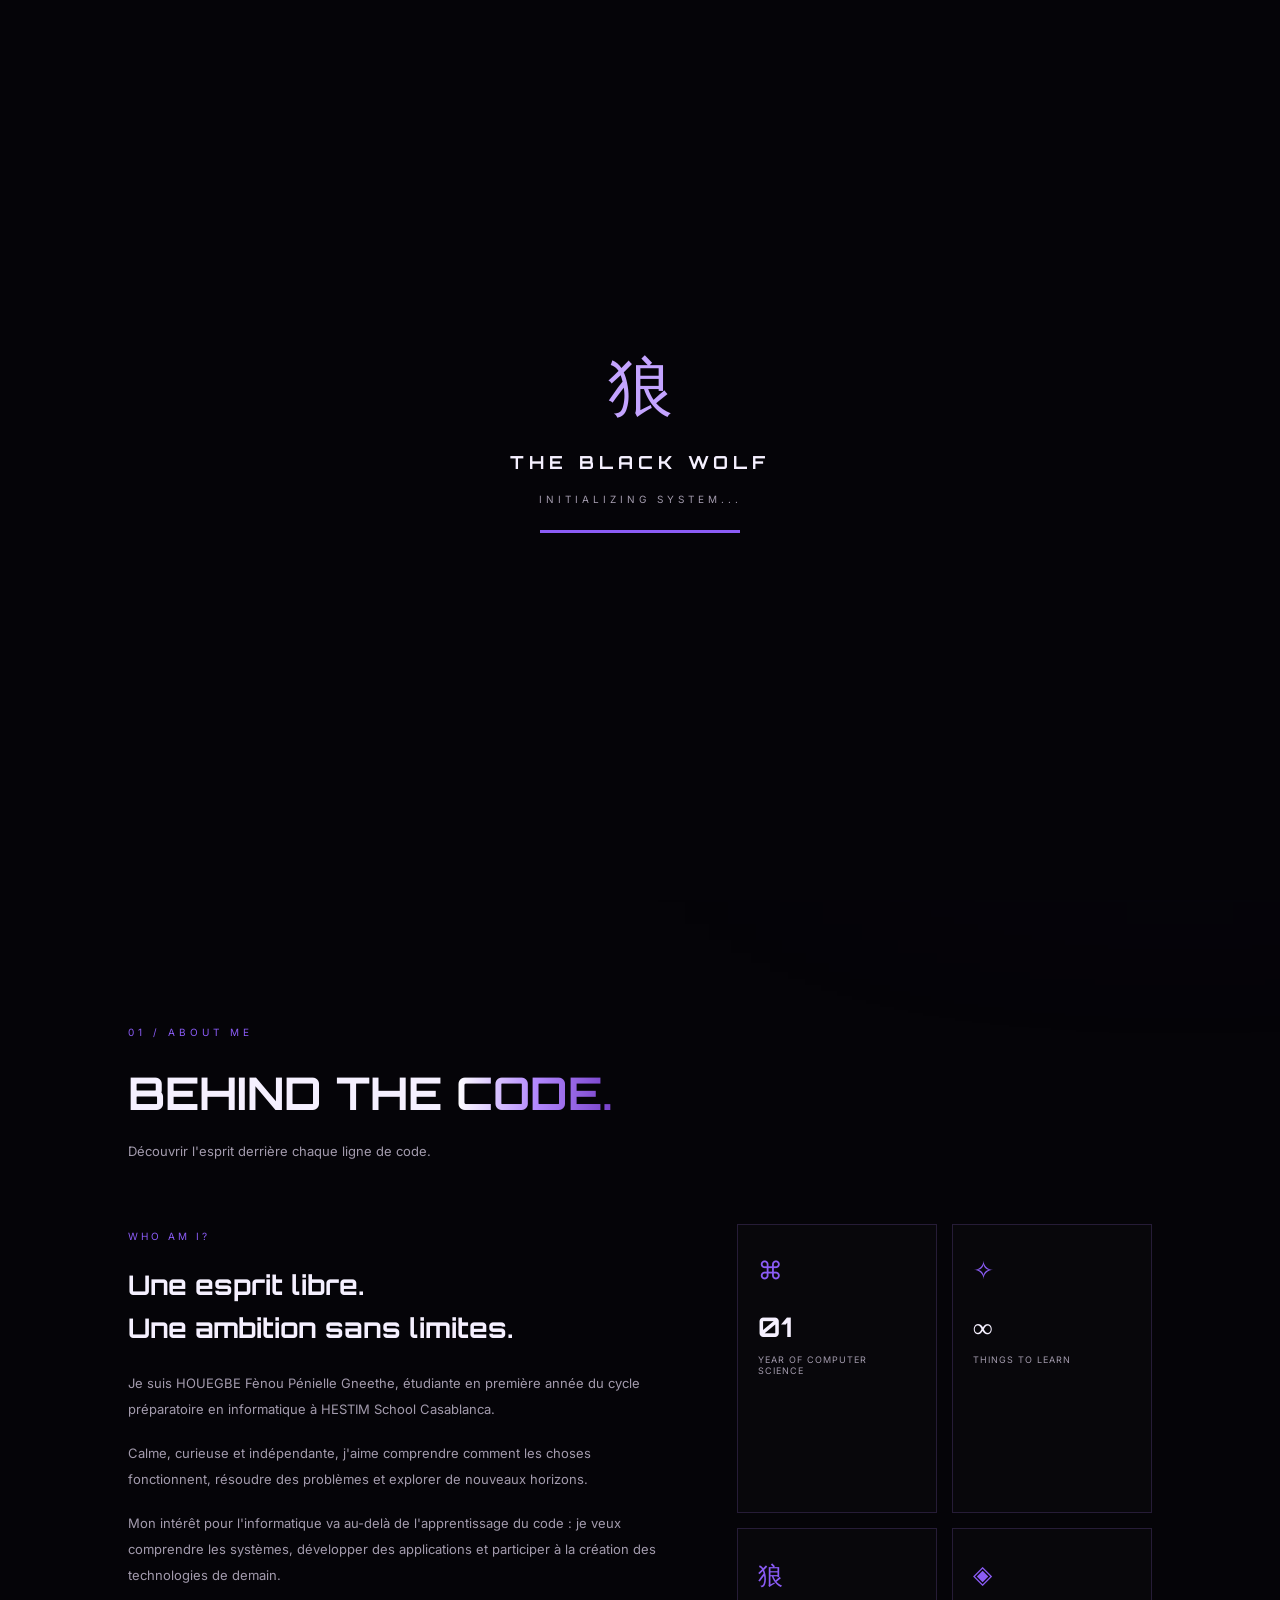
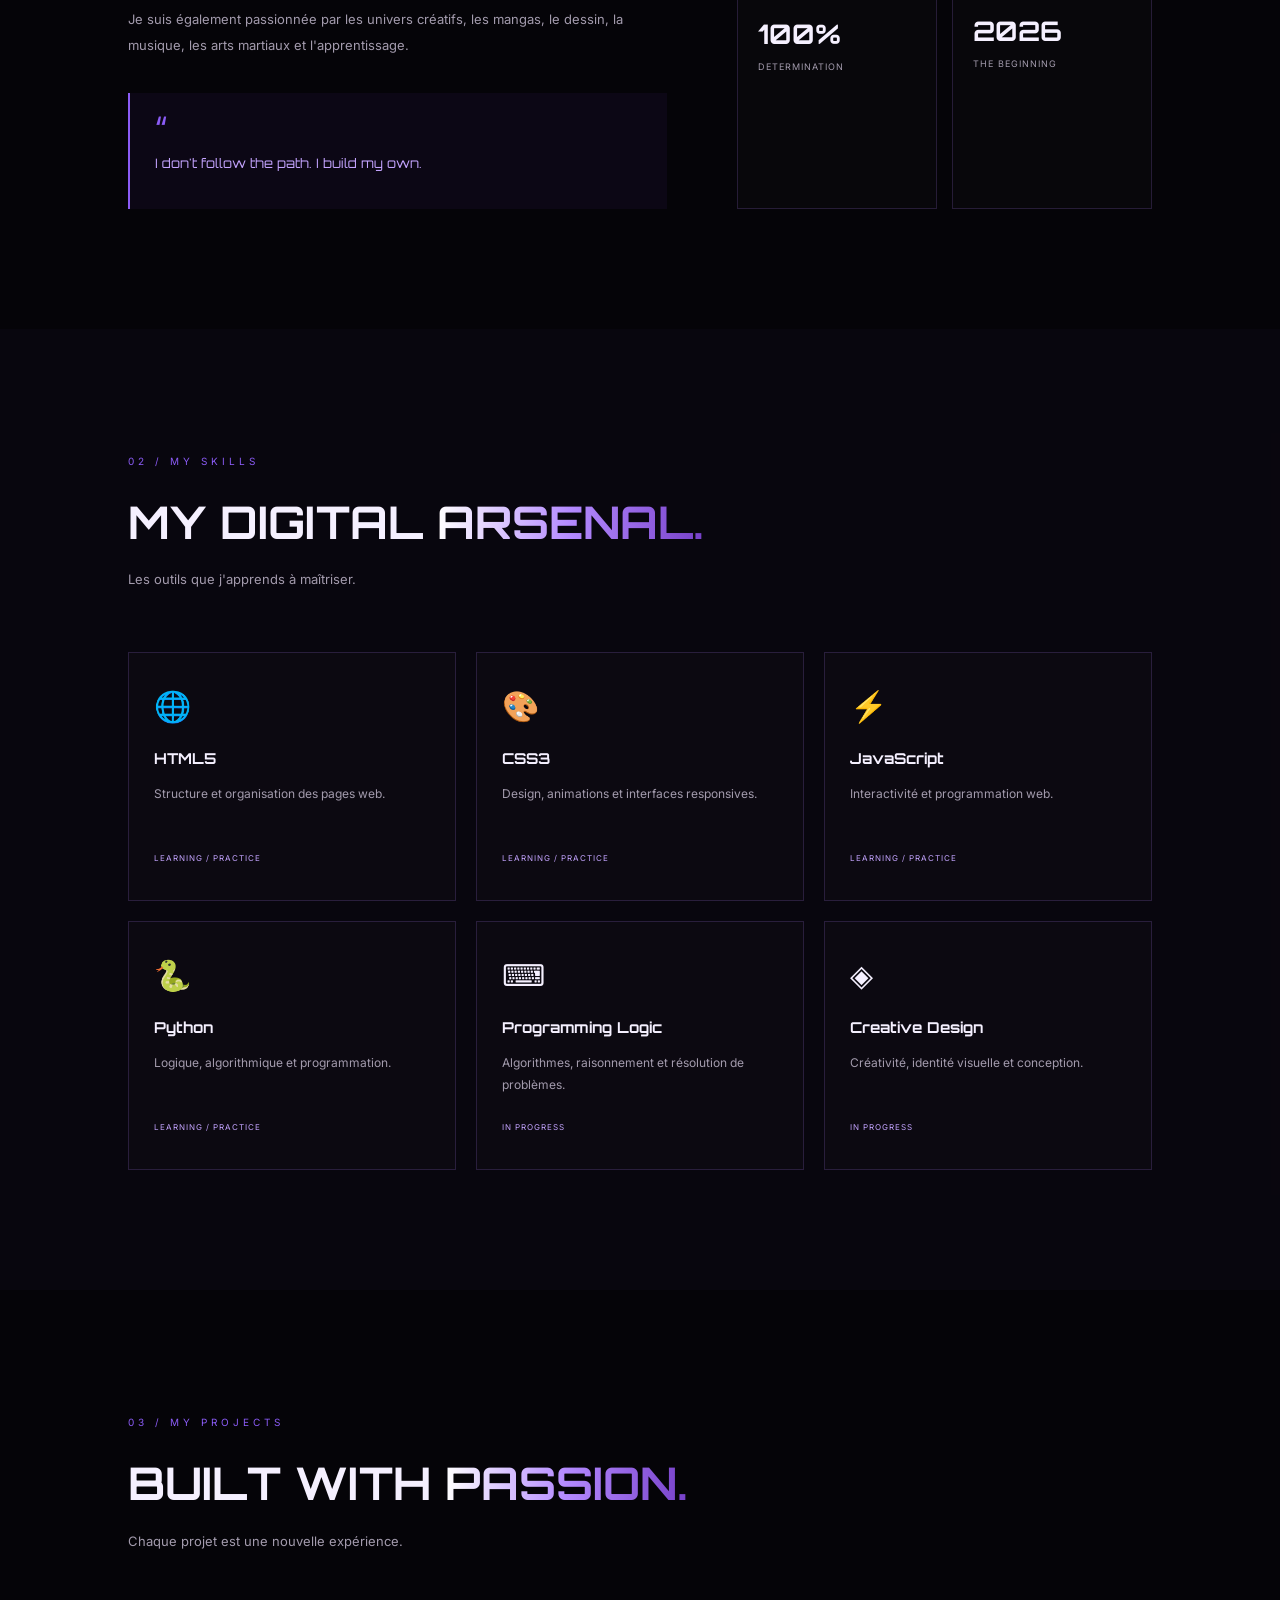
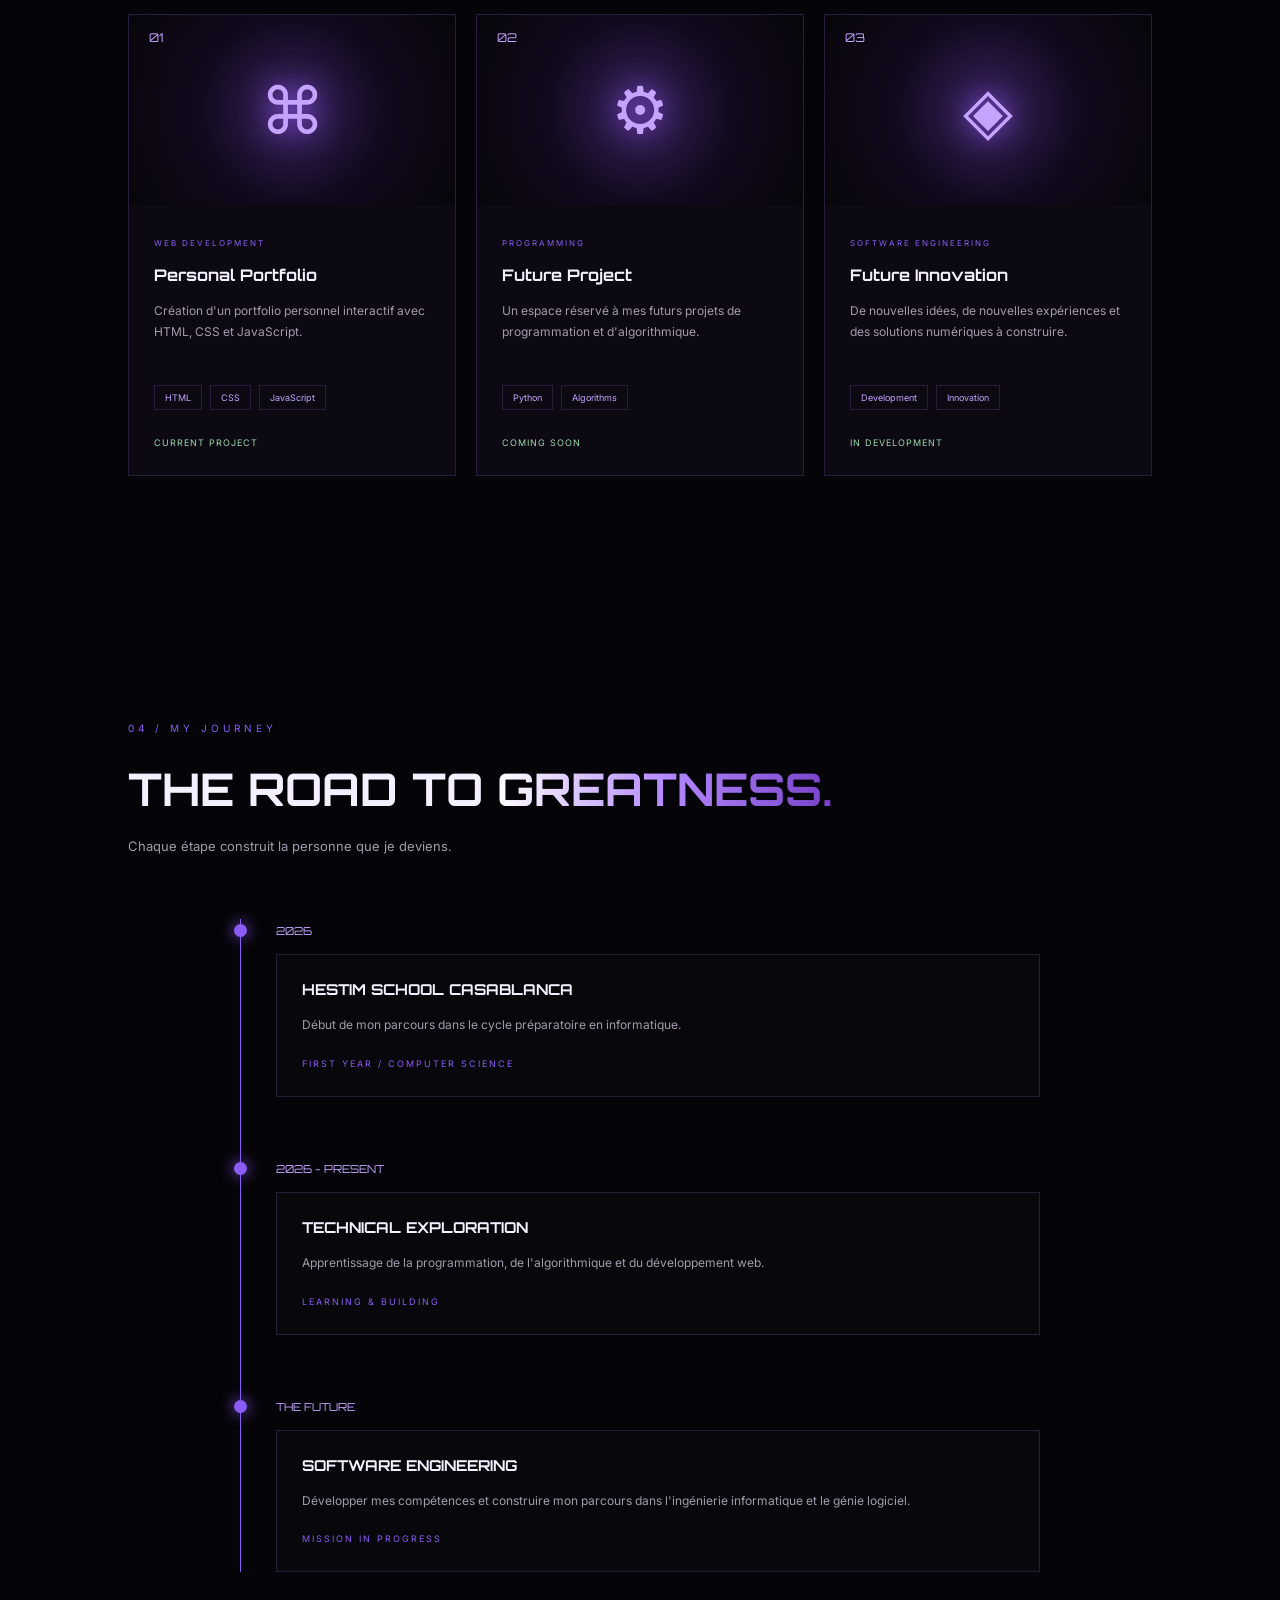
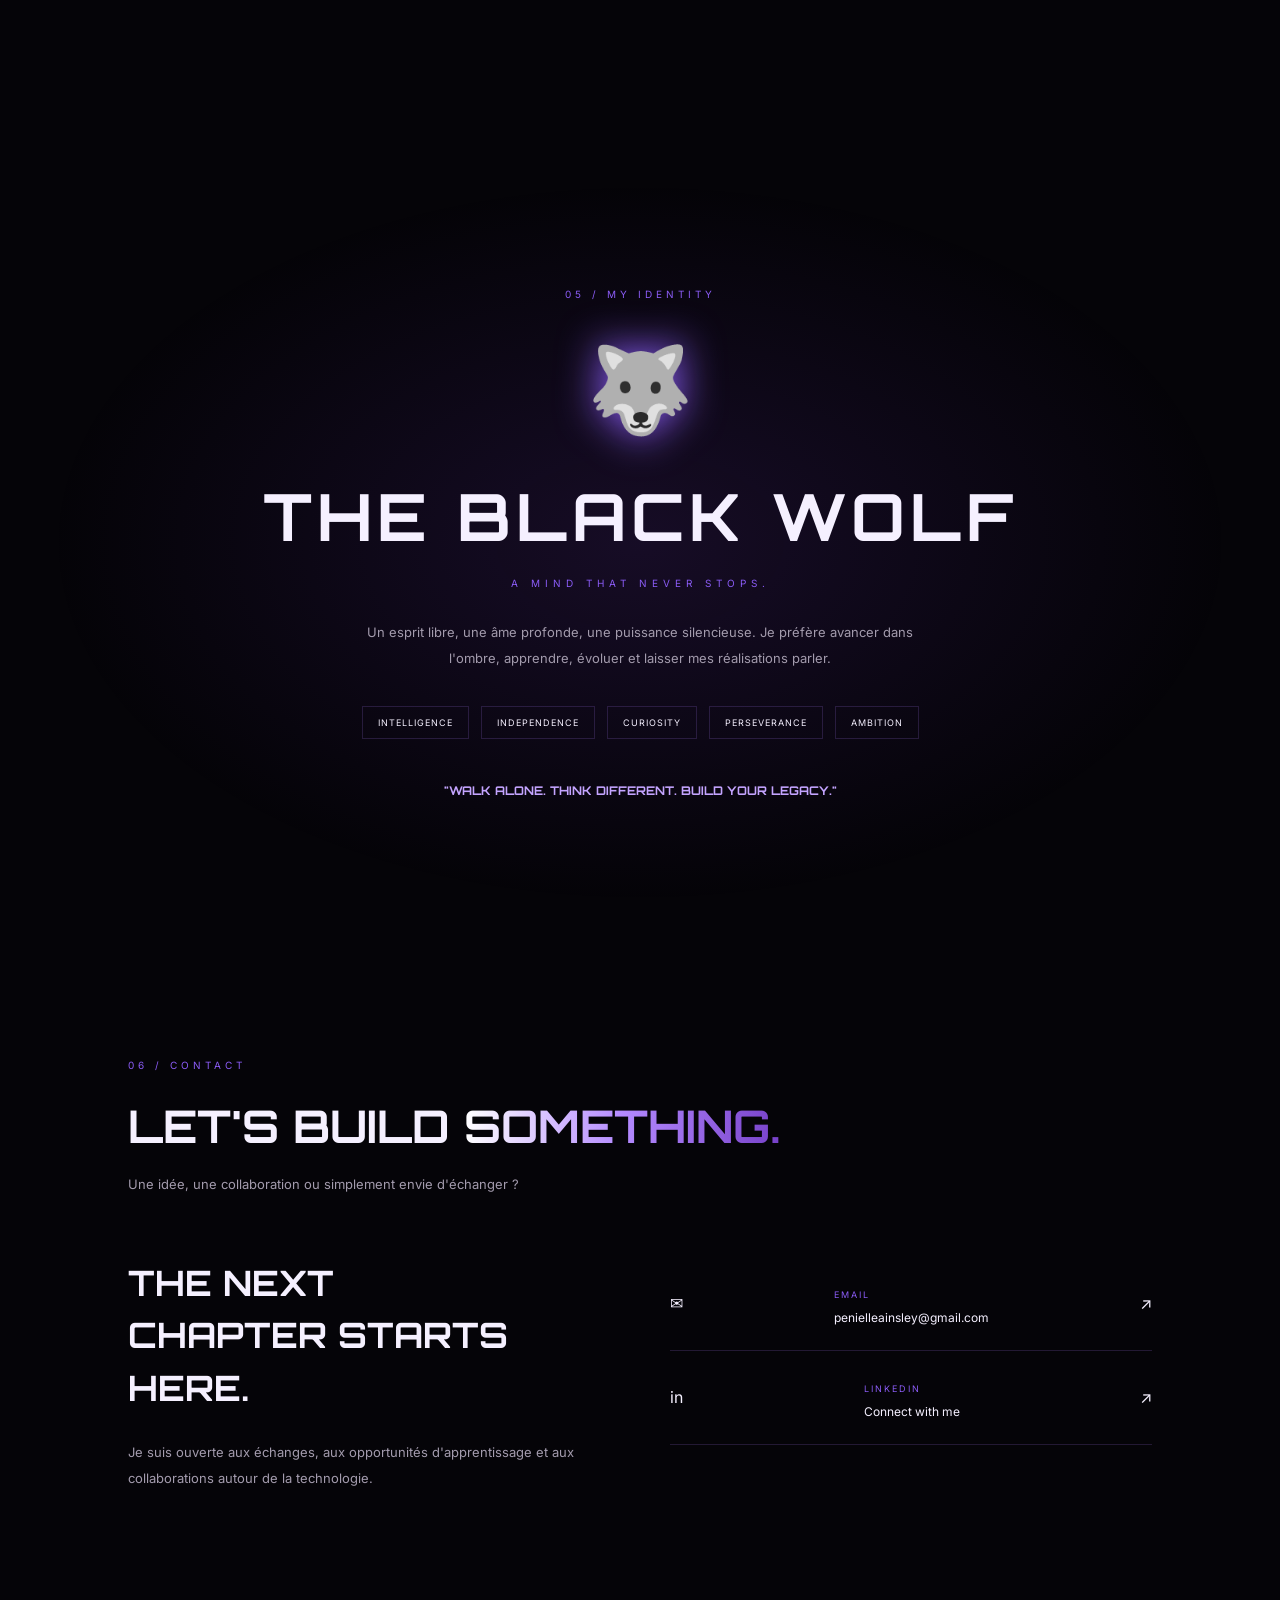
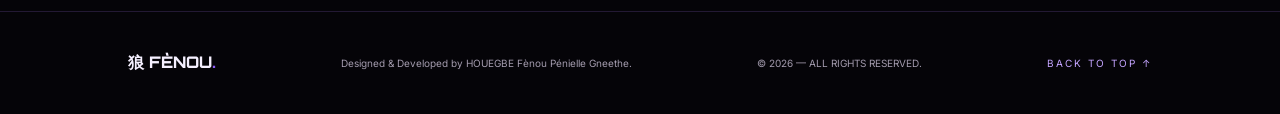
<file: portfolio2/index.html>
<!DOCTYPE html>
<html lang="fr">

<head>
    <meta charset="UTF-8">
    <meta name="viewport" content="width=device-width, initial-scale=1.0">

    <meta name="description"
        content="Portfolio de HOUEGBE Fènou Pénielle Gneethe, future ingénieure en génie logiciel.">

    <meta name="author" content="HOUEGBE Fènou Pénielle Gneethe">

    <title>HOUEGBE Fènou Pénielle Gneethe | Future ingénieure logiciel</title>

    <link rel="stylesheet" href="style.css">

    <link rel="preconnect" href="https://fonts.googleapis.com">
    <link rel="preconnect" href="https://fonts.gstatic.com" crossorigin>

    <link href="https://fonts.googleapis.com/css2?family=Orbitron:wght@400;500;600;700;800&family=Inter:wght@300;400;500;600;700&display=swap"
        rel="stylesheet">

</head>

<body>

    <!-- LOADER -->

    <div id="loader">
        <div class="loader-content">
            <div class="loader-symbol">狼</div>
            <h2>THE BLACK WOLF</h2>
            <p>INITIALIZING SYSTEM...</p>
            <div class="loader-bar">
                <span></span>
            </div>
        </div>
    </div>


    <!-- BACKGROUND -->

    <canvas id="particles"></canvas>

    <div class="moon"></div>

    <div class="background-glow"></div>


    <!-- NAVIGATION -->

    <header>

        <nav class="navbar">

            <a href="#home" class="logo">
                <span class="logo-symbol">狼</span>
                <span>FÈNOU<span class="purple">.</span></span>
            </a>

            <ul class="nav-links" id="navLinks">

                <li><a href="#home">Accueil</a></li>

                <li><a href="#about">À propos</a></li>

                <li><a href="#skills">Compétences</a></li>

                <li><a href="#projects">Projets</a></li>

                <li><a href="#journey">Parcours</a></li>

                <li><a href="#contact">Contact</a></li>

            </ul>

            <div class="nav-right">

                <span class="availability">
                    <span class="status-dot"></span>
                    OPEN TO OPPORTUNITIES
                </span>

                <button class="menu-toggle" id="menuToggle">
                    ☰
                </button>

            </div>

        </nav>

    </header>


    <!-- HERO SECTION -->

    <main>

        <section class="hero" id="home">

            <div class="hero-content">

                <div class="hero-label">
                    <span></span>
                    DIGITAL IDENTITY / 2026
                </div>

                <p class="hero-intro">
                    HELLO WORLD, I'M
                </p>

                <h1 class="hero-name">
                    HOUEGBE<br>
                    <span class="gradient-text">Fènou Pénielle<br>Gneethe</span>
                </h1>

                <h2 class="hero-profession">

                    <span id="typing"></span>

                    <span class="cursor">|</span>

                </h2>

                <p class="career-goal">FUTURE INGÉNIEURE EN GÉNIE LOGICIEL</p>

                <p class="hero-description">

                    Étudiante en première année du cycle préparatoire
                    en informatique à HESTIM School Casablanca.

                    Passionnée par la technologie, la programmation
                    et la création de solutions numériques.

                    Mon objectif est de devenir ingénieure en génie logiciel
                    et de concevoir des solutions utiles, une ligne de code à la fois.

                </p>


                <div class="hero-buttons">

                    <a href="#projects" class="btn-primary">
                        EXPLORER MES PROJETS →
                    </a>

                    <a href="#contact" class="btn-secondary">
                        ME CONTACTER
                    </a>

                </div>


                <div class="hero-socials">

                    <a href="https://www.linkedin.com/in/f%C3%A8nou-p%C3%A9nielle-gneethe-houegbe-660849440/"
                        target="_blank" rel="noopener noreferrer">
                        LINKEDIN ↗
                    </a>

                    <span></span>

                    <a href="#contact">
                        CONTACT
                    </a>

                </div>

            </div>


            <!-- PROFILE -->

            <div class="hero-visual">

                <div class="orbit orbit-one"></div>
                <div class="orbit orbit-two"></div>

                <div class="profile-frame">

                    <div class="profile-glow"></div>

                    <img src="assets/illustration-loup.png"
                        alt="Illustration animée d'un loup sous la lune dans un ciel violet"
                        class="profile-image"
                        onerror="this.style.display='none';document.getElementById('photoFallback').style.display='flex';">

                    <div class="wolf-head-layer" aria-hidden="true">
                        <img src="assets/illustration-loup.png" alt="">
                    </div>

                    <div class="photo-fallback" id="photoFallback">
                        <span>狼</span>
                        <p>BLACK WOLF<br>IDENTITY</p>
                    </div>

                </div>

                <div class="wolf-symbol">
                    狼
                </div>

                <div class="floating-card card-top">
                    <span>01</span>
                    CREATIVE MIND
                </div>

                <div class="floating-card card-bottom">
                    <span>02</span>
                    FUTURE ENGINEER
                </div>

            </div>


            <div class="scroll-indicator">
                <span></span>
                SCROLL TO DISCOVER
            </div>

        </section>


        <!-- ABOUT -->

        <section class="section about-section" id="about">

            <div class="section-heading reveal">

                <span class="section-number">01 / ABOUT ME</span>

                <h2>
                    BEHIND THE <span class="gradient-text">CODE.</span>
                </h2>

                <p>
                    Découvrir l'esprit derrière chaque ligne de code.
                </p>

            </div>


            <div class="about-grid">

                <div class="about-text reveal">

                    <span class="mini-label">WHO AM I?</span>

                    <h3>
                        Une esprit libre.<br>
                        Une ambition sans limites.
                    </h3>

                    <p>
                        Je suis HOUEGBE Fènou Pénielle Gneethe,
                        étudiante en première année du cycle préparatoire
                        en informatique à HESTIM School Casablanca.
                    </p>

                    <p>
                        Calme, curieuse et indépendante, j'aime comprendre
                        comment les choses fonctionnent, résoudre des
                        problèmes et explorer de nouveaux horizons.
                    </p>

                    <p>
                        Mon intérêt pour l'informatique va au-delà de
                        l'apprentissage du code : je veux comprendre
                        les systèmes, développer des applications et
                        participer à la création des technologies de demain.
                    </p>

                    <p>
                        Je suis également passionnée par les univers
                        créatifs, les mangas, le dessin, la musique,
                        les arts martiaux et l'apprentissage.
                    </p>

                    <div class="quote-box">

                        <span>“</span>

                        <p>
                            I don't follow the path.
                            I build my own.
                        </p>

                    </div>

                </div>


                <div class="about-stats reveal">

                    <div class="stat-card">

                        <span class="stat-icon">⌘</span>

                        <h3>01</h3>

                        <p>YEAR OF COMPUTER SCIENCE</p>

                    </div>

                    <div class="stat-card">

                        <span class="stat-icon">✧</span>

                        <h3>∞</h3>

                        <p>THINGS TO LEARN</p>

                    </div>

                    <div class="stat-card">

                        <span class="stat-icon">狼</span>

                        <h3>100%</h3>

                        <p>DETERMINATION</p>

                    </div>

                    <div class="stat-card">

                        <span class="stat-icon">◈</span>

                        <h3>2026</h3>

                        <p>THE BEGINNING</p>

                    </div>

                </div>

            </div>

        </section>


        <!-- SKILLS -->

        <section class="section skills-section" id="skills">

            <div class="section-heading reveal">

                <span class="section-number">02 / MY SKILLS</span>

                <h2>
                    MY DIGITAL <span class="gradient-text">ARSENAL.</span>
                </h2>

                <p>
                    Les outils que j'apprends à maîtriser.
                </p>

            </div>


            <div class="skills-grid">


                <div class="skill-card reveal">

                    <div class="skill-icon">🌐</div>

                    <h3>HTML5</h3>

                    <p>
                        Structure et organisation des pages web.
                    </p>

                    <span class="skill-status">LEARNING / PRACTICE</span>

                </div>


                <div class="skill-card reveal">

                    <div class="skill-icon">🎨</div>

                    <h3>CSS3</h3>

                    <p>
                        Design, animations et interfaces responsives.
                    </p>

                    <span class="skill-status">LEARNING / PRACTICE</span>

                </div>


                <div class="skill-card reveal">

                    <div class="skill-icon">⚡</div>

                    <h3>JavaScript</h3>

                    <p>
                        Interactivité et programmation web.
                    </p>

                    <span class="skill-status">LEARNING / PRACTICE</span>

                </div>


                <div class="skill-card reveal">

                    <div class="skill-icon">🐍</div>

                    <h3>Python</h3>

                    <p>
                        Logique, algorithmique et programmation.
                    </p>

                    <span class="skill-status">LEARNING / PRACTICE</span>

                </div>


                <div class="skill-card reveal">

                    <div class="skill-icon">⌨</div>

                    <h3>Programming Logic</h3>

                    <p>
                        Algorithmes, raisonnement et résolution de problèmes.
                    </p>

                    <span class="skill-status">IN PROGRESS</span>

                </div>


                <div class="skill-card reveal">

                    <div class="skill-icon">◈</div>

                    <h3>Creative Design</h3>

                    <p>
                        Créativité, identité visuelle et conception.
                    </p>

                    <span class="skill-status">IN PROGRESS</span>

                </div>

            </div>

        </section>


        <!-- PROJECTS -->

        <section class="section projects-section" id="projects">

            <div class="section-heading reveal">

                <span class="section-number">03 / MY PROJECTS</span>

                <h2>
                    BUILT WITH <span class="gradient-text">PASSION.</span>
                </h2>

                <p>
                    Chaque projet est une nouvelle expérience.
                </p>

            </div>


            <div class="projects-grid">


                <article class="project-card reveal">

                    <div class="project-visual project-one">

                        <span>01</span>

                        <div class="project-art">⌘</div>

                    </div>

                    <div class="project-info">

                        <span class="project-category">
                            WEB DEVELOPMENT
                        </span>

                        <h3>Personal Portfolio</h3>

                        <p>
                            Création d'un portfolio personnel interactif
                            avec HTML, CSS et JavaScript.
                        </p>

                        <div class="project-tags">

                            <span>HTML</span>
                            <span>CSS</span>
                            <span>JavaScript</span>

                        </div>

                        <span class="project-status">
                            CURRENT PROJECT
                        </span>

                    </div>

                </article>


                <article class="project-card reveal">

                    <div class="project-visual project-two">

                        <span>02</span>

                        <div class="project-art">⚙</div>

                    </div>

                    <div class="project-info">

                        <span class="project-category">
                            PROGRAMMING
                        </span>

                        <h3>Future Project</h3>

                        <p>
                            Un espace réservé à mes futurs projets
                            de programmation et d'algorithmique.
                        </p>

                        <div class="project-tags">

                            <span>Python</span>
                            <span>Algorithms</span>

                        </div>

                        <span class="project-status">
                            COMING SOON
                        </span>

                    </div>

                </article>


                <article class="project-card reveal">

                    <div class="project-visual project-three">

                        <span>03</span>

                        <div class="project-art">◈</div>

                    </div>

                    <div class="project-info">

                        <span class="project-category">
                            SOFTWARE ENGINEERING
                        </span>

                        <h3>Future Innovation</h3>

                        <p>
                            De nouvelles idées, de nouvelles expériences
                            et des solutions numériques à construire.
                        </p>

                        <div class="project-tags">

                            <span>Development</span>
                            <span>Innovation</span>

                        </div>

                        <span class="project-status">
                            IN DEVELOPMENT
                        </span>

                    </div>

                </article>

            </div>

        </section>


        <!-- JOURNEY -->

        <section class="section journey-section" id="journey">

            <div class="section-heading reveal">

                <span class="section-number">04 / MY JOURNEY</span>

                <h2>
                    THE ROAD TO <span class="gradient-text">GREATNESS.</span>
                </h2>

                <p>
                    Chaque étape construit la personne que je deviens.
                </p>

            </div>


            <div class="timeline">

                <div class="timeline-item reveal">

                    <div class="timeline-dot"></div>

                    <span class="timeline-date">2026</span>

                    <div class="timeline-content">

                        <h3>HESTIM SCHOOL CASABLANCA</h3>

                        <p>
                            Début de mon parcours dans le cycle préparatoire
                            en informatique.
                        </p>

                        <span>FIRST YEAR / COMPUTER SCIENCE</span>

                    </div>

                </div>


                <div class="timeline-item reveal">

                    <div class="timeline-dot"></div>

                    <span class="timeline-date">2026 - PRESENT</span>

                    <div class="timeline-content">

                        <h3>TECHNICAL EXPLORATION</h3>

                        <p>
                            Apprentissage de la programmation,
                            de l'algorithmique et du développement web.
                        </p>

                        <span>LEARNING & BUILDING</span>

                    </div>

                </div>


                <div class="timeline-item reveal">

                    <div class="timeline-dot"></div>

                    <span class="timeline-date">THE FUTURE</span>

                    <div class="timeline-content">

                        <h3>SOFTWARE ENGINEERING</h3>

                        <p>
                            Développer mes compétences et construire
                            mon parcours dans l'ingénierie informatique
                            et le génie logiciel.
                        </p>

                        <span>MISSION IN PROGRESS</span>

                    </div>

                </div>

            </div>

        </section>


        <!-- PERSONALITY -->

        <section class="wolf-section">

            <div class="wolf-content reveal">

                <span class="section-number">
                    05 / MY IDENTITY
                </span>

                <div class="wolf-emoji">🐺</div>

                <h2>
                    THE BLACK WOLF
                </h2>

                <p class="wolf-subtitle">
                    A MIND THAT NEVER STOPS.
                </p>

                <p class="wolf-description">

                    Un esprit libre, une âme profonde,
                    une puissance silencieuse.

                    Je préfère avancer dans l'ombre,
                    apprendre, évoluer et laisser mes réalisations parler.

                </p>

                <div class="wolf-traits">

                    <span>INTELLIGENCE</span>
                    <span>INDEPENDENCE</span>
                    <span>CURIOSITY</span>
                    <span>PERSEVERANCE</span>
                    <span>AMBITION</span>

                </div>

                <h3>
                    "WALK ALONE. THINK DIFFERENT. BUILD YOUR LEGACY."
                </h3>

            </div>

        </section>


        <!-- CONTACT -->

        <section class="section contact-section" id="contact">

            <div class="section-heading reveal">

                <span class="section-number">06 / CONTACT</span>

                <h2>
                    LET'S BUILD <span class="gradient-text">SOMETHING.</span>
                </h2>

                <p>
                    Une idée, une collaboration ou simplement envie d'échanger ?
                </p>

            </div>


            <div class="contact-container reveal">

                <div class="contact-message">

                    <h3>
                        THE NEXT<br>
                        CHAPTER STARTS HERE.
                    </h3>

                    <p>
                        Je suis ouverte aux échanges,
                        aux opportunités d'apprentissage
                        et aux collaborations autour de la technologie.
                    </p>

                </div>


                <div class="contact-links">

                    <a href="mailto:penielleainsley@gmail.com">

                        <span>✉</span>

                        <div>
                            <small>EMAIL</small>
                            <p>penielleainsley@gmail.com</p>
                        </div>

                        <span>↗</span>

                    </a>


                    <a href="https://www.linkedin.com/in/f%C3%A9nou-p%C3%A9nielle-gneethe-houegbe-660849440/"
                        target="_blank" rel="noopener noreferrer">

                        <span>in</span>

                        <div>
                            <small>LINKEDIN</small>
                            <p>Connect with me</p>
                        </div>

                        <span>↗</span>

                    </a>

                </div>

            </div>

        </section>


    </main>


    <!-- FOOTER -->

    <footer>

        <div class="footer-logo">
            狼 FÈNOU<span>.</span>
        </div>

        <p>
            Designed & Developed by HOUEGBE Fènou Pénielle Gneethe.
        </p>

        <p>
            © <span id="year"></span> — ALL RIGHTS RESERVED.
        </p>

        <a href="#home" class="back-top">
            BACK TO TOP ↑
        </a>

    </footer>


    <script src="script.js"></script>

</body>

</html>
</file>
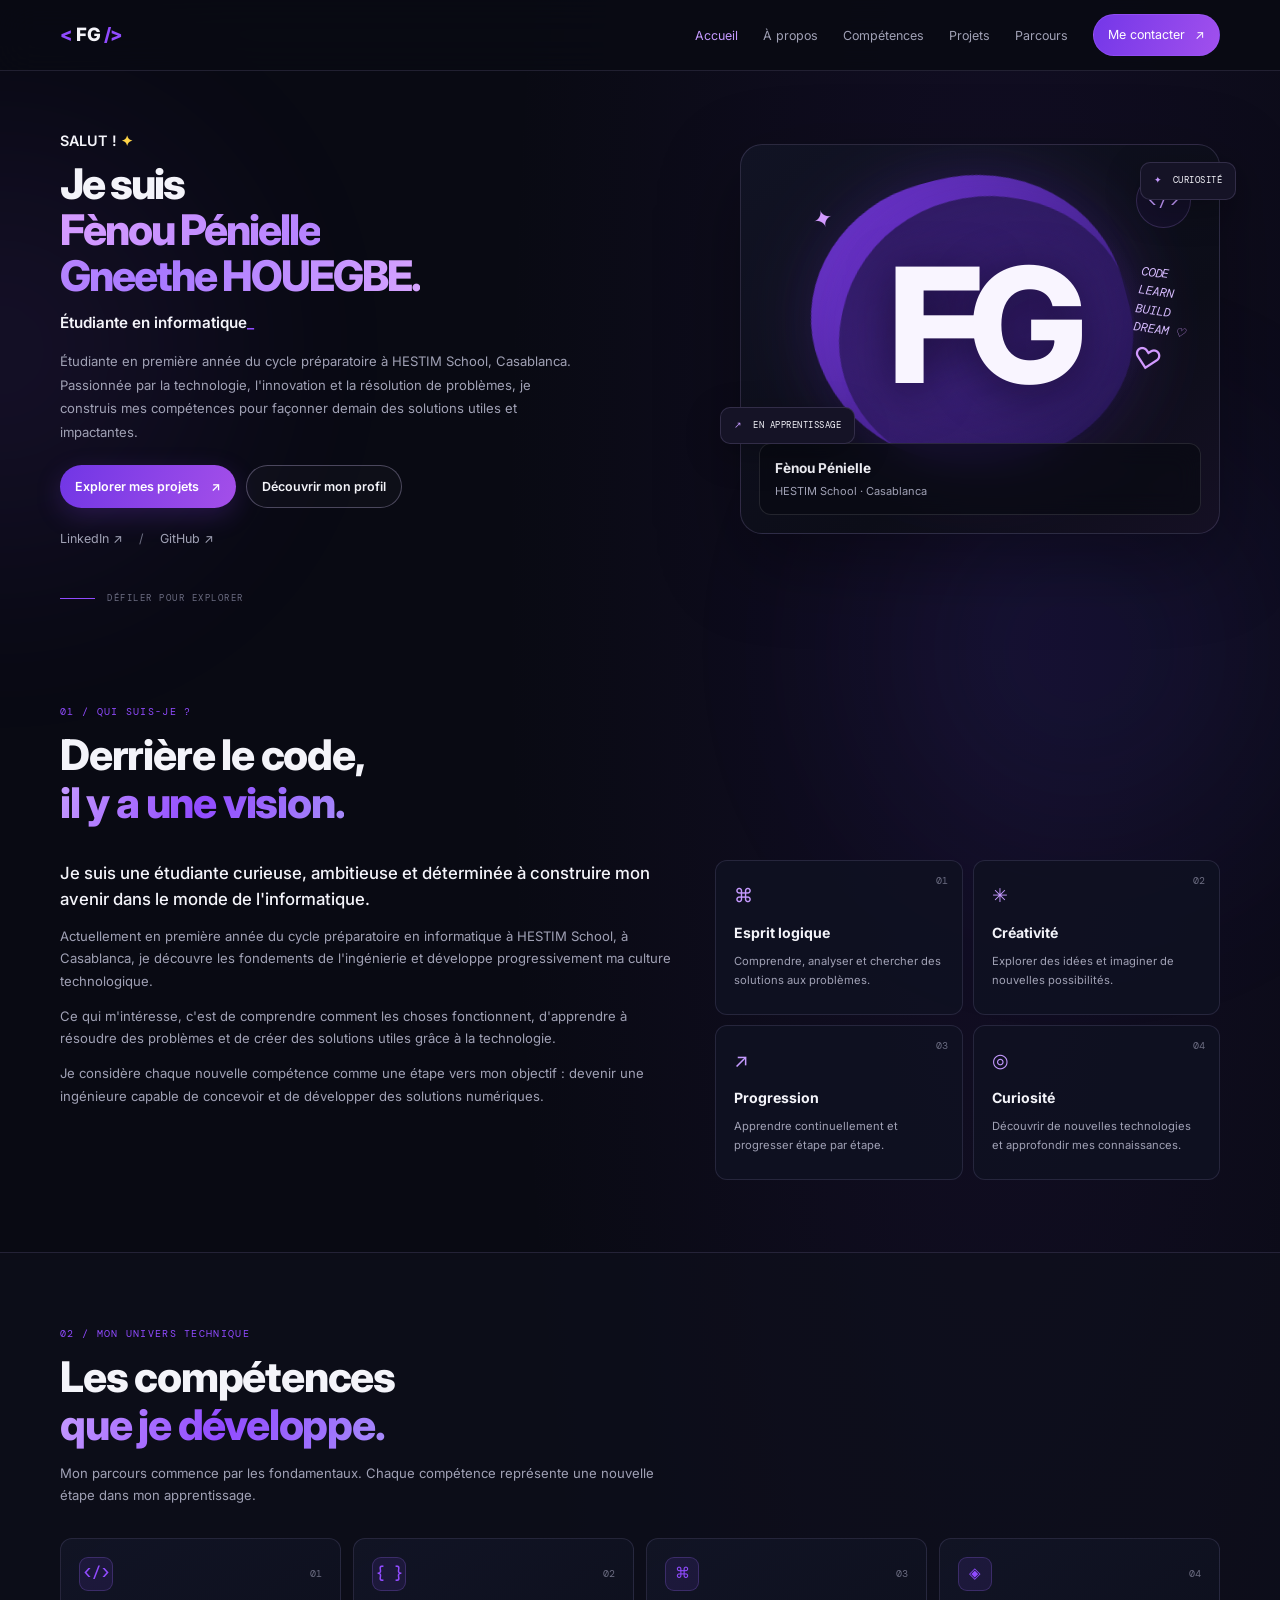
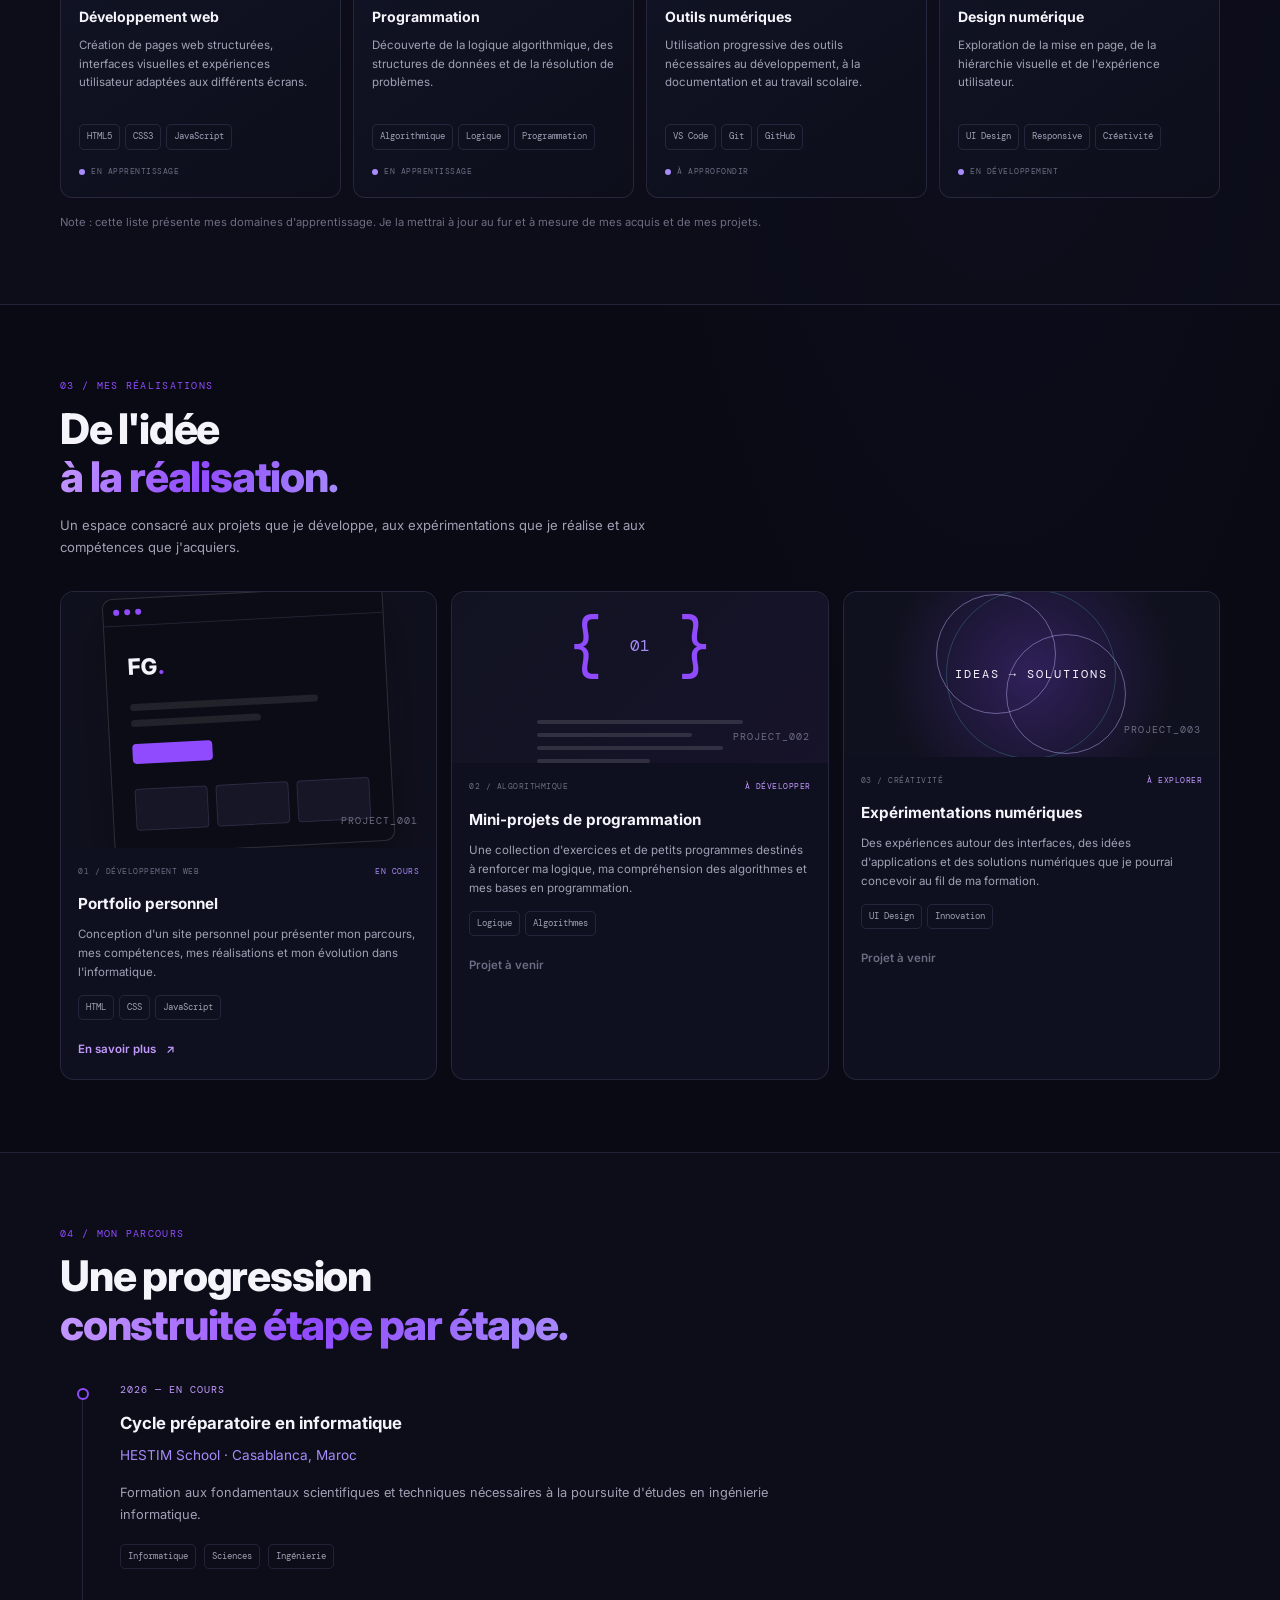
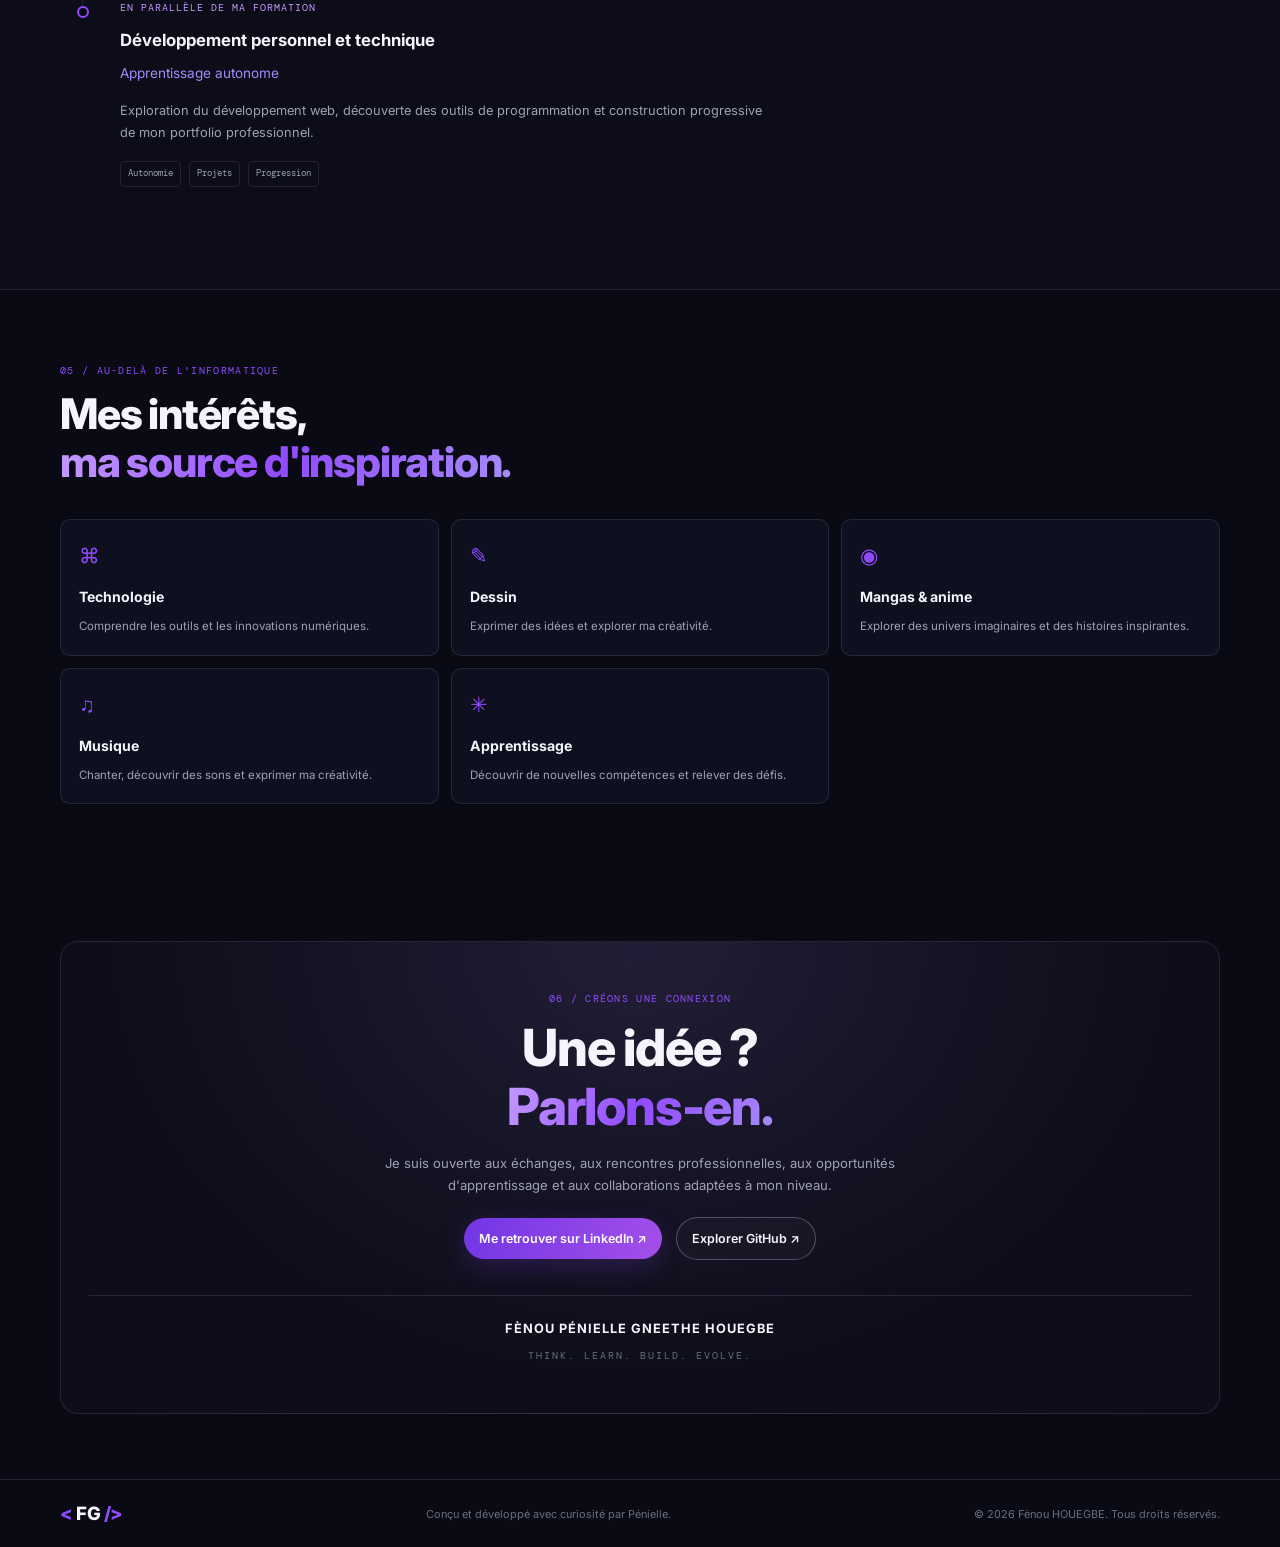
<file: PortFolio_numérique_Pénielle_HOUEGBE/index.html>
<!DOCTYPE html>
<html lang="fr">

<head>
    <meta charset="UTF-8">
    <meta name="viewport" content="width=device-width, initial-scale=1.0">

    <meta name="theme-color" content="#080910">

    <meta name="description"
        content="Portfolio de Fènou Pénielle Gneethe HOUEGBE, étudiante en informatique à HESTIM School Casablanca. Découvrez son parcours, ses compétences et ses projets.">

    <meta name="author" content="Fènou Pénielle Gneethe HOUEGBE">

    <title>Fènou HOUEGBE | Portfolio Informatique</title>

    <link rel="preconnect" href="https://fonts.googleapis.com">
    <link rel="preconnect" href="https://fonts.gstatic.com" crossorigin>

    <link href="https://fonts.googleapis.com/css2?family=DM+Mono:wght@400;500&family=Inter:wght@400;500;600;700;800&display=swap"
        rel="stylesheet">

    <link rel="stylesheet" href="style.css">

    <script src="script.js" defer></script>
</head>

<body>

    <!-- Effets d'arrière-plan -->

    <div class="background-glow glow-one"></div>
    <div class="background-glow glow-two"></div>

    <!-- Navigation -->

    <header class="header" id="top">

        <nav class="navbar container" aria-label="Navigation principale">

            <a href="#home" class="logo">
                <span class="logo-bracket">&lt;</span>
                FG
                <span class="logo-bracket">/&gt;</span>
            </a>

            <button class="menu-toggle"
                id="menu-toggle"
                aria-label="Ouvrir le menu"
                aria-expanded="false"
                aria-controls="nav-links">

                <span></span>
                <span></span>
                <span></span>

            </button>

            <ul class="nav-links" id="nav-links">

                <li><a href="#home" class="nav-link active">Accueil</a></li>

                <li><a href="#about" class="nav-link">À propos</a></li>

                <li><a href="#skills" class="nav-link">Compétences</a></li>

                <li><a href="#projects" class="nav-link">Projets</a></li>

                <li><a href="#journey" class="nav-link">Parcours</a></li>

                <li>
                    <a href="#contact" class="nav-contact">
                        Me contacter <span>↗</span>
                    </a>
                </li>

            </ul>

        </nav>

    </header>


    <main>

        <!-- HERO -->

        <section class="hero container" id="home">

            <div class="hero-content reveal">

                <p class="eyebrow">
                    SALUT ! <span aria-hidden="true">✦</span>
                </p>

                <h1>
                    Je suis<br>
                    <span class="gradient-text">Fènou Pénielle<br>Gneethe HOUEGBE.</span>
                </h1>

                <h2 class="hero-subtitle">
                    Étudiante en informatique<span class="cursor">_</span>
                </h2>

                <p class="hero-description">
                    Étudiante en première année du cycle préparatoire
                    à HESTIM School, Casablanca. Passionnée par la technologie,
                    l'innovation et la résolution de problèmes, je construis
                    mes compétences pour façonner demain des solutions utiles
                    et impactantes.
                </p>

                <div class="hero-actions">

                    <a href="#projects" class="btn btn-primary">
                        Explorer mes projets <span>↗</span>
                    </a>

                    <a href="#about" class="btn btn-secondary">
                        Découvrir mon profil
                    </a>

                </div>

                <div class="hero-socials">

                    <a
                        href="https://www.linkedin.com/in/f%C3%A8nou-p%C3%A9nielle-gneethe-houegbe-660849440/"
                        target="_blank"
                        rel="noopener noreferrer">
                        LinkedIn ↗
                    </a>

                    <span class="social-separator">/</span>

                    <a
                        href="https://github.com/"
                        target="_blank"
                        rel="noopener noreferrer">
                        GitHub ↗
                    </a>

                </div>

            </div>


            <!-- Visuel de profil -->

            <div class="hero-visual reveal">

                <div class="hero-portrait-card" aria-hidden="true">

                    <div class="portrait-shape portrait-shape-one"></div>
                    <div class="portrait-shape portrait-shape-two"></div>

                    <span class="portrait-spark portrait-spark-one">✦</span>
                    <span class="portrait-spark portrait-spark-two">♡</span>

                    <div class="portrait-code">&lt;/&gt;</div>

                    <div class="portrait-monogram">FG</div>

                    <div class="portrait-note">
                        CODE<br>
                        LEARN<br>
                        BUILD<br>
                        DREAM <span>♡</span>
                    </div>

                    <div class="portrait-caption">
                        <strong>Fènou Pénielle</strong>
                        <span>HESTIM School · Casablanca</span>
                    </div>

                </div>

                <div class="floating-badge badge-top">
                    <span>✦</span> CURIOSITÉ
                </div>

                <div class="floating-badge badge-bottom">
                    <span>↗</span> EN APPRENTISSAGE
                </div>

            </div>


            <a href="#about" class="scroll-indicator">
                <span class="scroll-line"></span>
                DÉFILER POUR EXPLORER
            </a>

        </section>


        <!-- À PROPOS -->

        <section class="section container" id="about">

            <div class="section-heading reveal">

                <p class="eyebrow">
                    01 / QUI SUIS-JE ?
                </p>

                <h2>
                    Derrière le code,<br>
                    <span class="gradient-text">il y a une vision.</span>
                </h2>

            </div>


            <div class="about-grid">

                <div class="about-main reveal">

                    <p class="large-text">
                        Je suis une étudiante curieuse, ambitieuse
                        et déterminée à construire mon avenir dans
                        le monde de l'informatique.
                    </p>

                    <p>
                        Actuellement en première année du cycle
                        préparatoire en informatique à HESTIM School,
                        à Casablanca, je découvre les fondements
                        de l'ingénierie et développe progressivement
                        ma culture technologique.
                    </p>

                    <p>
                        Ce qui m'intéresse, c'est de comprendre
                        comment les choses fonctionnent, d'apprendre
                        à résoudre des problèmes et de créer des
                        solutions utiles grâce à la technologie.
                    </p>

                    <p>
                        Je considère chaque nouvelle compétence
                        comme une étape vers mon objectif :
                        devenir une ingénieure capable de concevoir
                        et de développer des solutions numériques.
                    </p>

                </div>


                <div class="about-cards reveal">

                    <article class="info-card">

                        <span class="info-number">01</span>

                        <div class="info-icon">⌘</div>

                        <h3>Esprit logique</h3>

                        <p>
                            Comprendre, analyser et chercher
                            des solutions aux problèmes.
                        </p>

                    </article>


                    <article class="info-card">

                        <span class="info-number">02</span>

                        <div class="info-icon">✳</div>

                        <h3>Créativité</h3>

                        <p>
                            Explorer des idées et imaginer
                            de nouvelles possibilités.
                        </p>

                    </article>


                    <article class="info-card">

                        <span class="info-number">03</span>

                        <div class="info-icon">↗</div>

                        <h3>Progression</h3>

                        <p>
                            Apprendre continuellement
                            et progresser étape par étape.
                        </p>

                    </article>


                    <article class="info-card">

                        <span class="info-number">04</span>

                        <div class="info-icon">◎</div>

                        <h3>Curiosité</h3>

                        <p>
                            Découvrir de nouvelles technologies
                            et approfondir mes connaissances.
                        </p>

                    </article>

                </div>

            </div>

        </section>


        <!-- COMPÉTENCES -->

        <section class="section section-dark" id="skills">

            <div class="container">

                <div class="section-heading reveal">

                    <p class="eyebrow">
                        02 / MON UNIVERS TECHNIQUE
                    </p>

                    <h2>
                        Les compétences<br>
                        <span class="gradient-text">que je développe.</span>
                    </h2>

                    <p class="section-description">
                        Mon parcours commence par les fondamentaux.
                        Chaque compétence représente une nouvelle
                        étape dans mon apprentissage.
                    </p>

                </div>


                <div class="skills-grid">

                    <article class="skill-card reveal">

                        <div class="skill-header">
                            <span class="skill-icon">&lt;/&gt;</span>
                            <span class="skill-index">01</span>
                        </div>

                        <h3>Développement web</h3>

                        <p>
                            Création de pages web structurées,
                            interfaces visuelles et expériences
                            utilisateur adaptées aux différents écrans.
                        </p>

                        <div class="skill-tags">
                            <span>HTML5</span>
                            <span>CSS3</span>
                            <span>JavaScript</span>
                        </div>

                        <p class="learning-status">
                            <span></span> EN APPRENTISSAGE
                        </p>

                    </article>


                    <article class="skill-card reveal">

                        <div class="skill-header">
                            <span class="skill-icon">{ }</span>
                            <span class="skill-index">02</span>
                        </div>

                        <h3>Programmation</h3>

                        <p>
                            Découverte de la logique algorithmique,
                            des structures de données et de la
                            résolution de problèmes.
                        </p>

                        <div class="skill-tags">
                            <span>Algorithmique</span>
                            <span>Logique</span>
                            <span>Programmation</span>
                        </div>

                        <p class="learning-status">
                            <span></span> EN APPRENTISSAGE
                        </p>

                    </article>


                    <article class="skill-card reveal">

                        <div class="skill-header">
                            <span class="skill-icon">⌘</span>
                            <span class="skill-index">03</span>
                        </div>

                        <h3>Outils numériques</h3>

                        <p>
                            Utilisation progressive des outils
                            nécessaires au développement,
                            à la documentation et au travail scolaire.
                        </p>

                        <div class="skill-tags">
                            <span>VS Code</span>
                            <span>Git</span>
                            <span>GitHub</span>
                        </div>

                        <p class="learning-status">
                            <span></span> À APPROFONDIR
                        </p>

                    </article>


                    <article class="skill-card reveal">

                        <div class="skill-header">
                            <span class="skill-icon">◈</span>
                            <span class="skill-index">04</span>
                        </div>

                        <h3>Design numérique</h3>

                        <p>
                            Exploration de la mise en page,
                            de la hiérarchie visuelle et de
                            l'expérience utilisateur.
                        </p>

                        <div class="skill-tags">
                            <span>UI Design</span>
                            <span>Responsive</span>
                            <span>Créativité</span>
                        </div>

                        <p class="learning-status">
                            <span></span> EN DÉVELOPPEMENT
                        </p>

                    </article>

                </div>

                <p class="skills-note">
                    Note : cette liste présente mes domaines
                    d'apprentissage. Je la mettrai à jour au fur
                    et à mesure de mes acquis et de mes projets.
                </p>

            </div>

        </section>


        <!-- PROJETS -->

        <section class="section container" id="projects">

            <div class="section-heading reveal">

                <p class="eyebrow">
                    03 / MES RÉALISATIONS
                </p>

                <h2>
                    De l'idée<br>
                    <span class="gradient-text">à la réalisation.</span>
                </h2>

                <p class="section-description">
                    Un espace consacré aux projets que je développe,
                    aux expérimentations que je réalise et aux
                    compétences que j'acquiers.
                </p>

            </div>


            <div class="projects-grid">

                <!-- Projet 1 : portfolio -->

                <article class="project-card project-featured reveal">

                    <div class="project-visual portfolio-preview">

                        <div class="preview-window">

                            <div class="preview-topbar">
                                <span></span>
                                <span></span>
                                <span></span>
                            </div>

                            <div class="preview-content">

                                <div class="preview-logo">
                                    FG<span>.</span>
                                </div>

                                <div class="preview-line line-long"></div>
                                <div class="preview-line line-medium"></div>

                                <div class="preview-button"></div>

                                <div class="preview-grid">
                                    <div></div>
                                    <div></div>
                                    <div></div>
                                </div>

                            </div>

                        </div>

                        <span class="project-counter">PROJECT_001</span>

                    </div>


                    <div class="project-info">

                        <div class="project-meta">
                            <span>01 / DÉVELOPPEMENT WEB</span>
                            <span class="project-status">
                                EN COURS
                            </span>
                        </div>

                        <h3>Portfolio personnel</h3>

                        <p>
                            Conception d'un site personnel pour présenter
                            mon parcours, mes compétences, mes réalisations
                            et mon évolution dans l'informatique.
                        </p>

                        <div class="project-tech">
                            <span>HTML</span>
                            <span>CSS</span>
                            <span>JavaScript</span>
                        </div>

                        <a href="#contact" class="project-link">
                            En savoir plus <span>↗</span>
                        </a>

                    </div>

                </article>


                <!-- Projet 2 -->

                <article class="project-card reveal">

                    <div class="project-visual algorithm-preview">

                        <div class="algorithm-symbol">
                            <span>{</span>
                            <span>01</span>
                            <span>}</span>
                        </div>

                        <div class="algorithm-lines">
                            <span></span>
                            <span></span>
                            <span></span>
                            <span></span>
                        </div>

                        <span class="project-counter">PROJECT_002</span>

                    </div>


                    <div class="project-info">

                        <div class="project-meta">
                            <span>02 / ALGORITHMIQUE</span>
                            <span class="project-status planned">
                                À DÉVELOPPER
                            </span>
                        </div>

                        <h3>Mini-projets de programmation</h3>

                        <p>
                            Une collection d'exercices et de petits
                            programmes destinés à renforcer ma logique,
                            ma compréhension des algorithmes et mes
                            bases en programmation.
                        </p>

                        <div class="project-tech">
                            <span>Logique</span>
                            <span>Algorithmes</span>
                        </div>

                        <span class="project-link project-disabled">
                            Projet à venir
                        </span>

                    </div>

                </article>


                <!-- Projet 3 -->

                <article class="project-card reveal">

                    <div class="project-visual ideas-preview">

                        <div class="idea-circle circle-one"></div>
                        <div class="idea-circle circle-two"></div>
                        <div class="idea-circle circle-three"></div>

                        <span class="ideas-label">
                            IDEAS → SOLUTIONS
                        </span>

                        <span class="project-counter">PROJECT_003</span>

                    </div>


                    <div class="project-info">

                        <div class="project-meta">
                            <span>03 / CRÉATIVITÉ</span>
                            <span class="project-status planned">
                                À EXPLORER
                            </span>
                        </div>

                        <h3>Expérimentations numériques</h3>

                        <p>
                            Des expériences autour des interfaces,
                            des idées d'applications et des solutions
                            numériques que je pourrai concevoir
                            au fil de ma formation.
                        </p>

                        <div class="project-tech">
                            <span>UI Design</span>
                            <span>Innovation</span>
                        </div>

                        <span class="project-link project-disabled">
                            Projet à venir
                        </span>

                    </div>

                </article>

            </div>

        </section>


        <!-- PARCOURS -->

        <section class="section section-dark" id="journey">

            <div class="container">

                <div class="section-heading reveal">

                    <p class="eyebrow">
                        04 / MON PARCOURS
                    </p>

                    <h2>
                        Une progression<br>
                        <span class="gradient-text">construite étape par étape.</span>
                    </h2>

                </div>


                <div class="timeline">

                    <article class="timeline-item reveal">

                        <div class="timeline-marker">
                            <span></span>
                        </div>

                        <div class="timeline-content">

                            <p class="timeline-date">
                                2026 — EN COURS
                            </p>

                            <h3>Cycle préparatoire en informatique</h3>

                            <p class="timeline-place">
                                HESTIM School · Casablanca, Maroc
                            </p>

                            <p>
                                Formation aux fondamentaux scientifiques
                                et techniques nécessaires à la poursuite
                                d'études en ingénierie informatique.
                            </p>

                            <div class="timeline-tags">
                                <span>Informatique</span>
                                <span>Sciences</span>
                                <span>Ingénierie</span>
                            </div>

                        </div>

                    </article>


                    <article class="timeline-item reveal">

                        <div class="timeline-marker">
                            <span></span>
                        </div>

                        <div class="timeline-content">

                            <p class="timeline-date">
                                EN PARALLÈLE DE MA FORMATION
                            </p>

                            <h3>Développement personnel et technique</h3>

                            <p class="timeline-place">
                                Apprentissage autonome
                            </p>

                            <p>
                                Exploration du développement web,
                                découverte des outils de programmation
                                et construction progressive de mon
                                portfolio professionnel.
                            </p>

                            <div class="timeline-tags">
                                <span>Autonomie</span>
                                <span>Projets</span>
                                <span>Progression</span>
                            </div>

                        </div>

                    </article>

                </div>

            </div>

        </section>


        <!-- CENTRES D'INTÉRÊT -->

        <section class="section container" id="interests">

            <div class="section-heading reveal">

                <p class="eyebrow">
                    05 / AU-DELÀ DE L'INFORMATIQUE
                </p>

                <h2>
                    Mes intérêts,<br>
                    <span class="gradient-text">ma source d'inspiration.</span>
                </h2>

            </div>


            <div class="interests-grid reveal">

                <article class="interest-card">
                    <span class="interest-icon">⌘</span>
                    <h3>Technologie</h3>
                    <p>Comprendre les outils et les innovations numériques.</p>
                </article>

                <article class="interest-card">
                    <span class="interest-icon">✎</span>
                    <h3>Dessin</h3>
                    <p>Exprimer des idées et explorer ma créativité.</p>
                </article>

                <article class="interest-card">
                    <span class="interest-icon">◉</span>
                    <h3>Mangas & anime</h3>
                    <p>Explorer des univers imaginaires et des histoires inspirantes.</p>
                </article>

                <article class="interest-card">
                    <span class="interest-icon">♫</span>
                    <h3>Musique</h3>
                    <p>Chanter, découvrir des sons et exprimer ma créativité.</p>
                </article>

                <article class="interest-card">
                    <span class="interest-icon">✳</span>
                    <h3>Apprentissage</h3>
                    <p>Découvrir de nouvelles compétences et relever des défis.</p>
                </article>

            </div>

        </section>


        <!-- CONTACT -->

        <section class="section contact-section" id="contact">

            <div class="container">

                <div class="contact-box reveal">

                    <p class="eyebrow">
                        06 / CRÉONS UNE CONNEXION
                    </p>

                    <h2>
                        Une idée ?<br>
                        <span class="gradient-text">
                            Parlons-en.
                        </span>
                    </h2>

                    <p class="contact-description">
                        Je suis ouverte aux échanges, aux rencontres
                        professionnelles, aux opportunités d'apprentissage
                        et aux collaborations adaptées à mon niveau.
                    </p>

                    <div class="contact-actions">

                        <a
                            href="https://www.linkedin.com/in/f%C3%A8nou-p%C3%A9nielle-gneethe-houegbe-660849440/"
                            target="_blank"
                            rel="noopener noreferrer"
                            class="btn btn-primary">

                            Me retrouver sur LinkedIn ↗

                        </a>

                        <a
                            href="https://github.com/"
                            target="_blank"
                            rel="noopener noreferrer"
                            class="btn btn-secondary">

                            Explorer GitHub ↗

                        </a>

                    </div>

                    <div class="contact-divider"></div>

                    <p class="contact-signature">
                        FÈNOU PÉNIELLE GNEETHE HOUEGBE
                    </p>

                    <p class="contact-motto">
                        THINK. LEARN. BUILD. EVOLVE.
                    </p>

                </div>

            </div>

        </section>

    </main>


    <!-- PIED DE PAGE -->

    <footer class="footer">

        <div class="container footer-content">

            <a href="#home" class="logo">
                <span class="logo-bracket">&lt;</span>
                FG
                <span class="logo-bracket">/&gt;</span>
            </a>

            <p>
                Conçu et développé avec curiosité par Pénielle.
            </p>

            <p class="copyright">
                © <span id="current-year">2026</span>
                Fènou HOUEGBE. Tous droits réservés.
            </p>

        </div>

    </footer>


    <!-- Bouton retour en haut -->

    <a href="#top" class="back-to-top" id="back-to-top"
        aria-label="Retour en haut">

        ↑

    </a>

</body>

</html>
</file>
<file: portfolio2/style.css>
/* =====================================
   THE BLACK WOLF - PERSONAL PORTFOLIO
   FENOU PENIELLE GNEETHE HOUEGBE
===================================== */


/* GLOBAL */

:root {

    --black: #050408;

    --dark: #0b0812;

    --purple: #8b5cf6;

    --light-purple: #c4a4ff;

    --white: #f5f0ff;

    --grey: #a39bad;

    --border: rgba(170, 120, 255, 0.18);

}


* {

    margin: 0;
    padding: 0;

    box-sizing: border-box;

    scroll-behavior: smooth;

}


body {

    background: var(--black);

    color: var(--white);

    font-family: 'Inter', sans-serif;

    overflow-x: hidden;

}


a {

    text-decoration: none;

    color: inherit;

}


ul {

    list-style: none;

}


button {

    font-family: inherit;

}


::selection {

    background: var(--purple);

    color: white;

}


/* BACKGROUND */

#particles {

    position: fixed;

    inset: 0;

    width: 100%;

    height: 100%;

    z-index: -3;

    pointer-events: none;

}


.background-glow {

    position: fixed;

    width: 600px;

    height: 600px;

    background: rgba(100, 40, 180, 0.12);

    filter: blur(150px);

    top: 10%;

    right: -200px;

    z-index: -2;

    pointer-events: none;

}


.moon {

    position: fixed;

    width: 400px;

    height: 400px;

    border-radius: 50%;

    background: radial-gradient(
        circle,
        rgba(180, 130, 255, 0.10),
        rgba(120, 70, 200, 0.04),
        transparent 70%
    );

    top: 15%;

    left: -150px;

    z-index: -2;

    pointer-events: none;

}


/* LOADER */

#loader {

    position: fixed;

    inset: 0;

    background: #050408;

    z-index: 9999;

    display: flex;

    align-items: center;

    justify-content: center;

    transition: opacity 0.7s ease, visibility 0.7s ease;

}


#loader.hidden {

    opacity: 0;

    visibility: hidden;

}


.loader-content {

    text-align: center;

}


.loader-symbol {

    font-size: 65px;

    color: var(--light-purple);

    animation: pulse 1.5s infinite;

}


.loader-content h2 {

    font-family: 'Orbitron';

    letter-spacing: 5px;

    margin: 20px 0;

    font-size: 18px;

}


.loader-content p {

    font-size: 10px;

    letter-spacing: 4px;

    color: var(--grey);

}


.loader-bar {

    width: 200px;

    height: 3px;

    background: #20172e;

    margin: 25px auto;

    overflow: hidden;

}


.loader-bar span {

    display: block;

    height: 100%;

    background: var(--purple);

    animation: loading 2s ease forwards;

}


@keyframes loading {

    from { width: 0; }

    to { width: 100%; }

}


@keyframes pulse {

    50% {

        transform: scale(1.2);

        text-shadow: 0 0 30px var(--purple);

    }

}


/* NAVIGATION */

header {

    position: fixed;

    top: 0;

    width: 100%;

    z-index: 1000;

    background: rgba(5, 4, 8, 0.75);

    backdrop-filter: blur(20px);

    border-bottom: 1px solid var(--border);

}


.navbar {

    max-width: 1400px;

    margin: auto;

    height: 85px;

    padding: 0 7%;

    display: flex;

    align-items: center;

    justify-content: space-between;

}


.logo {

    font-family: 'Orbitron';

    font-size: 19px;

    font-weight: 800;

    letter-spacing: 2px;

}


.logo-symbol {

    color: var(--purple);

    margin-right: 10px;

}


.purple {

    color: var(--purple);

}


.nav-links {

    display: flex;

    gap: 30px;

}


.nav-links a {

    font-size: 12px;

    color: var(--grey);

    transition: 0.3s;

}


.nav-links a:hover {

    color: var(--light-purple);

}


.nav-right {

    display: flex;

    align-items: center;

}


.availability {

    font-size: 9px;

    letter-spacing: 1px;

    color: #c5b5d9;

}


.status-dot {

    display: inline-block;

    width: 7px;

    height: 7px;

    background: #8cdb9d;

    border-radius: 50%;

    margin-right: 6px;

    box-shadow: 0 0 10px #8cdb9d;

}


.menu-toggle {

    display: none;

    background: none;

    border: none;

    color: white;

    font-size: 25px;

    cursor: pointer;

}


/* HERO */

.hero {

    min-height: 100vh;

    padding: 150px 10% 100px;

    display: flex;

    align-items: center;

    justify-content: space-between;

    gap: 60px;

    position: relative;

}


.hero-content {

    max-width: 650px;

    z-index: 2;

}


.hero-label {

    font-size: 10px;

    letter-spacing: 3px;

    color: var(--light-purple);

    margin-bottom: 35px;

}


.hero-label span {

    display: inline-block;

    width: 30px;

    height: 1px;

    background: var(--purple);

    vertical-align: middle;

    margin-right: 10px;

}


.hero-intro {

    color: var(--grey);

    letter-spacing: 5px;

    font-size: 13px;

    margin-bottom: 15px;

}


.hero h1 {

    font-family: 'Orbitron';

    font-size: clamp(45px, 7vw, 90px);

    line-height: 1.12;

    letter-spacing: -3px;

}

.hero .hero-name {

    font-size: clamp(30px, 4vw, 58px);

    letter-spacing: -1.6px;

    line-height: 1.12;

}

.hero .hero-name .gradient-text {

    display: inline-block;

}


.gradient-text {

    background: linear-gradient(
        90deg,
        #ffffff,
        #b48aff,
        #7741c9
    );

    background-clip: text;

    -webkit-background-clip: text;

    color: transparent;

}


.hero-profession {

    margin-top: 25px;

    font-size: 21px;

    color: var(--light-purple);

    min-height: 35px;

}

.career-goal {

    display: inline-flex;

    align-items: center;

    gap: 9px;

    margin-top: 16px;

    padding: 9px 13px;

    border: 1px solid rgba(196, 164, 255, 0.35);

    border-radius: 999px;

    background: rgba(139, 92, 246, 0.1);

    color: var(--light-purple);

    font-size: 10px;

    font-weight: 600;

    letter-spacing: 1.5px;

}

.career-goal::before {

    width: 7px;

    height: 7px;

    border-radius: 50%;

    background: var(--light-purple);

    box-shadow: 0 0 12px var(--purple);

    content: "";

    animation: goal-pulse 1.8s ease-in-out infinite;

}


.cursor {

    animation: blink 0.7s infinite;

}


@keyframes blink {

    50% { opacity: 0; }

}


.hero-description {

    max-width: 550px;

    color: var(--grey);

    line-height: 2;

    font-size: 14px;

    margin-top: 25px;

}


.hero-buttons {

    display: flex;

    gap: 15px;

    margin-top: 35px;

    flex-wrap: wrap;

}


.btn-primary,
.btn-secondary {

    padding: 16px 24px;

    font-size: 10px;

    letter-spacing: 1px;

    transition: 0.4s;

}


.btn-primary {

    background: linear-gradient(
        120deg,
        #8b5cf6,
        #5d2ba8
    );

    color: white;

    box-shadow: 0 0 25px rgba(130, 70, 230, 0.25);

}


.btn-primary:hover {

    transform: translateY(-5px);

    box-shadow: 0 0 35px rgba(130, 70, 230, 0.5);

}


.btn-secondary {

    border: 1px solid var(--border);

    color: var(--white);

}


.btn-secondary:hover {

    border-color: var(--purple);

    background: rgba(130, 70, 230, 0.1);

}


.hero-socials {

    display: flex;

    align-items: center;

    gap: 20px;

    margin-top: 55px;

    font-size: 10px;

    letter-spacing: 2px;

    color: var(--grey);

}


.hero-socials span {

    height: 15px;

    width: 1px;

    background: var(--purple);

}


/* HERO IMAGE */

.hero-visual {

    position: relative;

    width: 380px;

    height: 480px;

    flex-shrink: 0;

    display: flex;

    align-items: center;

    justify-content: center;

}


.profile-frame {

    width: 340px;

    height: 340px;

    position: relative;

    z-index: 2;

    perspective: 900px;

    border: 1px solid rgba(180, 130, 255, 0.6);

    padding: 10px;

    border-radius: 50%;

    background: rgba(10, 7, 18, 0.8);

    box-shadow: 0 0 50px rgba(120, 60, 200, 0.2);

    transform: rotateX(var(--tilt-x, 0deg)) rotateY(var(--tilt-y, 0deg));

    transform-style: preserve-3d;

    transition: transform 180ms ease-out;

    animation: frame-glow 4s ease-in-out infinite, artwork-hover 6s ease-in-out infinite;

    will-change: transform;

}

.profile-frame::before {

    position: absolute;

    z-index: 3;

    inset: -1px;

    border: 1px solid rgba(220, 195, 255, 0.55);

    border-radius: inherit;

    content: "";

    pointer-events: none;

    transform: translateZ(24px);

}


.profile-image {

    width: 100%;

    height: 100%;

    position: relative;

    z-index: 1;

    display: block;

    object-fit: cover;

    object-position: center;

    filter: saturate(0.9);

    border-radius: 50%;

    backface-visibility: hidden;

    transform: translateZ(18px);

    transition: transform 180ms ease-out;

}

.wolf-head-layer {

    position: absolute;

    z-index: 2;

    inset: 10px;

    overflow: hidden;

    border-radius: 50%;

    clip-path: polygon(
        60% 41%, 63% 34%, 66% 28%, 69% 31%, 70% 37%,
        73% 40%, 71% 44%, 74% 49%, 76% 57%, 73% 63%,
        68% 60%, 65% 55%, 61% 53%, 57% 49%, 56% 45%
    );

    pointer-events: none;

    transform: translateZ(27px);

    transform-origin: 66% 53%;

    animation: wolf-head-alive 5s ease-in-out infinite;

}

.wolf-head-layer img {

    display: block;

    width: 100%;

    height: 100%;

    border-radius: 50%;

    object-fit: cover;

}


.photo-fallback {

    display: none;

    width: 100%;

    height: 100%;

    align-items: center;

    justify-content: center;

    flex-direction: column;

    background: linear-gradient(145deg, #241239, #08050e);

    color: var(--light-purple);

    font-size: 50px;

    font-family: 'Orbitron';

    text-align: center;

    border-radius: 50%;

}


.photo-fallback p {

    font-size: 12px;

    letter-spacing: 3px;

    line-height: 2;

}


.profile-glow {

    position: absolute;

    inset: -20px;

    background: var(--purple);

    filter: blur(90px);

    opacity: 0.15;

    z-index: -1;

    transform: translateZ(-20px);

}


.orbit {

    position: absolute;

    border: 1px solid rgba(160, 100, 255, 0.2);

    border-radius: 50%;

    animation: rotate 15s linear infinite;

}


.orbit-one {

    width: 420px;

    height: 420px;

}


.orbit-two {

    width: 480px;

    height: 300px;

    transform: rotate(45deg);

}


@keyframes rotate {

    to { transform: rotate(360deg); }

}


.wolf-symbol {

    position: absolute;

    right: -25px;

    top: 30px;

    font-size: 90px;

    color: var(--light-purple);

    opacity: 0.25;

    transform: translateZ(36px);

}


.floating-card {

    position: absolute;

    background: rgba(20, 12, 32, 0.9);

    border: 1px solid var(--border);

    padding: 15px;

    font-size: 9px;

    letter-spacing: 2px;

    backdrop-filter: blur(10px);

    z-index: 3;

}


.floating-card span {

    color: var(--purple);

    margin-right: 10px;

}


.card-top {

    top: 40px;

    left: -50px;

}


.card-bottom {

    bottom: 40px;

    right: -50px;

}


.scroll-indicator {

    position: absolute;

    bottom: 30px;

    left: 10%;

    font-size: 9px;

    letter-spacing: 3px;

    color: var(--grey);

}


.scroll-indicator span {

    display: inline-block;

    width: 30px;

    height: 1px;

    background: var(--purple);

    vertical-align: middle;

    margin-right: 10px;

}


/* GENERAL SECTIONS */

.section {

    padding: 120px 10%;

}


.section-heading {

    margin-bottom: 65px;

}


.section-number {

    font-size: 10px;

    color: var(--purple);

    letter-spacing: 4px;

}


.section-heading h2 {

    font-family: 'Orbitron';

    font-size: clamp(28px, 4vw, 45px);

    margin-top: 20px;

    line-height: 1.5;

}


.section-heading p {

    margin-top: 15px;

    color: var(--grey);

    font-size: 13px;

}


/* ABOUT */

.about-grid {

    display: grid;

    grid-template-columns: 1.3fr 1fr;

    gap: 70px;

}


.mini-label {

    color: var(--purple);

    letter-spacing: 3px;

    font-size: 10px;

}


.about-text h3 {

    font-family: 'Orbitron';

    font-size: 27px;

    line-height: 1.6;

    margin: 20px 0;

}


.about-text p {

    color: var(--grey);

    line-height: 2;

    font-size: 13px;

    margin-bottom: 18px;

}


.quote-box {

    border-left: 2px solid var(--purple);

    margin-top: 35px;

    padding: 15px 25px;

    background: rgba(130, 70, 230, 0.06);

}


.quote-box span {

    color: var(--purple);

    font-size: 35px;

}


.quote-box p {

    font-family: 'Orbitron';

    color: var(--light-purple);

}


.about-stats {

    display: grid;

    grid-template-columns: repeat(2, 1fr);

    gap: 15px;

}


.stat-card {

    border: 1px solid var(--border);

    padding: 30px 20px;

    background: rgba(255,255,255,0.015);

    transition: 0.4s;

}


.stat-card:hover {

    transform: translateY(-8px);

    border-color: var(--purple);

    background: rgba(130,70,230,0.08);

}


.stat-icon {

    color: var(--purple);

    font-size: 25px;

}


.stat-card h3 {

    font-family: 'Orbitron';

    font-size: 27px;

    margin: 25px 0 10px;

}


.stat-card p {

    font-size: 9px;

    letter-spacing: 1px;

    color: var(--grey);

}


/* SKILLS */

.skills-section {

    background: rgba(20, 12, 32, 0.25);

}


.skills-grid {

    display: grid;

    grid-template-columns: repeat(3, 1fr);

    gap: 20px;

}


.skill-card {

    border: 1px solid var(--border);

    padding: 35px 25px;

    transition: 0.4s;

    background: rgba(255,255,255,0.015);

}


.skill-card:hover {

    transform: translateY(-10px);

    border-color: var(--purple);

    box-shadow: 0 15px 40px rgba(90,40,180,0.12);

}


.skill-icon {

    font-size: 30px;

    margin-bottom: 25px;

}


.skill-card h3 {

    font-family: 'Orbitron';

    font-size: 15px;

    margin-bottom: 15px;

}


.skill-card p {

    color: var(--grey);

    font-size: 12px;

    line-height: 1.8;

    min-height: 45px;

}


.skill-status {

    display: inline-block;

    margin-top: 25px;

    color: var(--light-purple);

    font-size: 8px;

    letter-spacing: 1px;

}


/* PROJECTS */

.projects-grid {

    display: grid;

    grid-template-columns: repeat(3, 1fr);

    gap: 20px;

}


.project-card {

    border: 1px solid var(--border);

    background: #0c0912;

    transition: 0.4s;

    overflow: hidden;

}


.project-card:hover {

    transform: translateY(-10px);

    border-color: var(--purple);

}


.project-visual {

    height: 190px;

    display: flex;

    align-items: center;

    justify-content: center;

    position: relative;

    background: radial-gradient(
        circle,
        #38205b,
        #11091c,
        #08060c
    );

}


.project-visual > span {

    position: absolute;

    top: 15px;

    left: 20px;

    font-family: 'Orbitron';

    color: var(--light-purple);

    font-size: 12px;

}


.project-art {

    font-size: 65px;

    color: var(--light-purple);

    text-shadow: 0 0 30px var(--purple);

    transition: 0.5s;

}


.project-card:hover .project-art {

    transform: scale(1.2) rotate(10deg);

}


.project-info {

    padding: 25px;

}


.project-category {

    color: var(--purple);

    font-size: 8px;

    letter-spacing: 2px;

}


.project-info h3 {

    font-family: 'Orbitron';

    font-size: 16px;

    margin: 15px 0;

}


.project-info p {

    font-size: 12px;

    line-height: 1.8;

    color: var(--grey);

    min-height: 65px;

}


.project-tags {

    display: flex;

    gap: 8px;

    flex-wrap: wrap;

    margin: 20px 0;

}


.project-tags span {

    border: 1px solid var(--border);

    padding: 6px 10px;

    color: var(--light-purple);

    font-size: 9px;

}


.project-status {

    font-size: 9px;

    color: #9cdaab;

    letter-spacing: 1px;

}


/* JOURNEY */

.timeline {

    max-width: 800px;

    margin: auto;

    border-left: 1px solid var(--purple);

    padding-left: 35px;

}


.timeline-item {

    position: relative;

    margin-bottom: 60px;

}


.timeline-dot {

    position: absolute;

    left: -42px;

    top: 5px;

    width: 13px;

    height: 13px;

    border-radius: 50%;

    background: var(--purple);

    box-shadow: 0 0 15px var(--purple);

}


.timeline-date {

    font-family: 'Orbitron';

    font-size: 11px;

    color: var(--light-purple);

}


.timeline-content {

    margin-top: 15px;

    padding: 25px;

    border: 1px solid var(--border);

    background: rgba(255,255,255,0.015);

}


.timeline-content h3 {

    font-family: 'Orbitron';

    font-size: 15px;

}


.timeline-content p {

    color: var(--grey);

    line-height: 1.8;

    font-size: 12px;

    margin: 15px 0;

}


.timeline-content span {

    font-size: 9px;

    color: var(--purple);

    letter-spacing: 2px;

}


/* WOLF SECTION */

.wolf-section {

    text-align: center;

    padding: 130px 10%;

    background: radial-gradient(
        ellipse at center,
        rgba(110, 55, 190, 0.17),
        transparent 65%
    );

}


.wolf-emoji {

    font-size: 85px;

    margin: 35px 0;

    filter: drop-shadow(0 0 20px var(--purple));

}


.wolf-content h2 {

    font-family: 'Orbitron';

    font-size: clamp(35px, 6vw, 65px);

    letter-spacing: 5px;

}


.wolf-subtitle {

    color: var(--purple);

    font-size: 10px;

    letter-spacing: 5px;

    margin: 20px 0;

}


.wolf-description {

    max-width: 600px;

    margin: 30px auto;

    color: var(--grey);

    font-size: 13px;

    line-height: 2;

}


.wolf-traits {

    display: flex;

    justify-content: center;

    gap: 12px;

    flex-wrap: wrap;

    margin: 35px 0;

}


.wolf-traits span {

    border: 1px solid var(--border);

    padding: 10px 15px;

    font-size: 9px;

    letter-spacing: 1px;

}


.wolf-content h3 {

    font-family: 'Orbitron';

    color: var(--light-purple);

    font-size: 12px;

    line-height: 2;

    margin-top: 40px;

}


/* CONTACT */

.contact-container {

    display: grid;

    grid-template-columns: 1fr 1fr;

    gap: 60px;

}


.contact-message h3 {

    font-family: 'Orbitron';

    font-size: 35px;

    line-height: 1.5;

}


.contact-message p {

    color: var(--grey);

    font-size: 13px;

    line-height: 2;

    margin-top: 25px;

}


.contact-links a {

    display: flex;

    align-items: center;

    justify-content: space-between;

    gap: 20px;

    padding: 25px 0;

    border-bottom: 1px solid var(--border);

    transition: 0.3s;

}


.contact-links a:hover {

    color: var(--light-purple);

    padding-left: 10px;

}


.contact-links small {

    font-size: 9px;

    color: var(--purple);

    letter-spacing: 2px;

}


.contact-links p {

    font-size: 12px;

    margin-top: 8px;

}


/* FOOTER */

footer {

    border-top: 1px solid var(--border);

    padding: 40px 10%;

    display: flex;

    align-items: center;

    justify-content: space-between;

    gap: 20px;

    flex-wrap: wrap;

}


.footer-logo {

    font-family: 'Orbitron';

    font-weight: 800;

}


.footer-logo span {

    color: var(--purple);

}


footer p {

    font-size: 10px;

    color: var(--grey);

}


.back-top {

    font-size: 10px;

    letter-spacing: 2px;

    color: var(--light-purple);

}


/* REVEAL ANIMATIONS */

.reveal {

    opacity: 0;

    transform: translateY(40px);

    transition: 0.8s ease;

}


.reveal.active {

    opacity: 1;

    transform: translateY(0);

}


/* RESPONSIVE */

@media (max-width: 1000px) {

    .navbar {

        padding: 0 5%;

    }

    .nav-links {

        gap: 15px;

    }

    .hero {

        padding-left: 7%;

        padding-right: 7%;

        gap: 20px;

    }

    .hero-visual {

        transform: scale(0.85);

    }

    .skills-grid,
    .projects-grid {

        grid-template-columns: repeat(2, 1fr);

    }

}


@media (max-width: 760px) {

    .navbar {

        height: 75px;

    }

    .menu-toggle {

        display: block;

    }

    .availability {

        display: none;

    }

    .nav-links {

        position: absolute;

        top: 75px;

        left: 0;

        width: 100%;

        background: #0b0812;

        border-bottom: 1px solid var(--border);

        display: flex;

        flex-direction: column;

        padding: 30px;

        gap: 25px;

        opacity: 0;

        visibility: hidden;

        transform: translateY(-15px);

        transition: 0.3s;

    }

    .nav-links.show {

        opacity: 1;

        visibility: visible;

        transform: translateY(0);

    }

    .hero {

        flex-direction: column;

        text-align: center;

        padding-top: 140px;

    }

    .hero-content {

        width: 100%;

    }

    .hero-label span {

        display: none;

    }

    .hero-buttons,
    .hero-socials {

        justify-content: center;

    }

    .hero-description {

        margin-left: auto;

        margin-right: auto;

    }

    .hero-visual {

        margin-top: 30px;

        transform: scale(0.8);

    }

    .scroll-indicator {

        display: none;

    }

    .about-grid,
    .contact-container {

        grid-template-columns: 1fr;

    }

    .skills-grid,
    .projects-grid {

        grid-template-columns: 1fr;

    }

    .section {

        padding: 90px 7%;

    }

    footer {

        flex-direction: column;

        text-align: center;

    }

}


@media (max-width: 420px) {

    .hero h1 {

        font-size: 43px;

    }

    .hero-visual {

        transform: scale(0.68);

        margin-top: -10px;

        margin-bottom: -50px;

    }

    .hero-profession {

        font-size: 16px;

    }

    .about-stats {

        gap: 10px;

    }

    .stat-card {

        padding: 20px 12px;

    }

    .section-heading h2 {

        font-size: 27px;

    }

}

@keyframes artwork-hover {

    0%, 100% {
        translate: 0 0;
    }

    50% {
        translate: 0 -9px;
    }

}

@keyframes frame-glow {

    0%, 100% {
        box-shadow: 0 0 35px rgba(120, 60, 200, 0.24);
    }

    50% {
        box-shadow: 0 0 65px rgba(150, 100, 255, 0.5);
    }

}

@keyframes wolf-head-alive {

    0%, 100% {
        transform: translateZ(27px) translateY(0) rotate(0deg);
    }

    38% {
        transform: translateZ(27px) translateY(1px) rotate(-3.5deg);
    }

    68% {
        transform: translateZ(27px) translateY(-1px) rotate(2.5deg);
    }

}

@keyframes goal-pulse {

    0%, 100% {
        opacity: 0.55;
        transform: scale(0.85);
    }

    50% {
        opacity: 1;
        transform: scale(1.1);
    }

}

@media (prefers-reduced-motion: reduce) {

    .career-goal::before,
    .profile-frame,
    .profile-image,
    .wolf-head-layer {
        animation: none;
        transition: none;
    }

}
</file>
<file: PortFolio_numérique_Pénielle_HOUEGBE/style.css>
/* =========================================
   01. VARIABLES ET CONFIGURATION
========================================= */

:root {
    --bg: #080910;
    --bg-secondary: #0d0e18;
    --card: rgba(19, 20, 34, 0.75);

    --text: #f4f4fa;
    --text-muted: #a0a1b5;
    --text-dim: #6c6d82;

    --purple: #a78bfa;
    --purple-light: #c4b5fd;
    --cyan: #67e8f9;

    --border: rgba(255, 255, 255, 0.09);
    --border-hover: rgba(167, 139, 250, 0.45);

    --radius: 20px;
    --radius-small: 12px;

    --container: 1160px;

    --transition: 0.3s ease;
}


/* =========================================
   02. RESET
========================================= */

* {
    margin: 0;
    padding: 0;
    box-sizing: border-box;
}

html {
    scroll-behavior: smooth;
    scroll-padding-top: 100px;
}

body {
    background: var(--bg);
    color: var(--text);

    font-family: "Inter", sans-serif;

    line-height: 1.7;

    overflow-x: hidden;

    -webkit-font-smoothing: antialiased;
}

body,
button,
a {
    -webkit-tap-highlight-color: transparent;
}

a {
    color: inherit;
    text-decoration: none;
}

button {
    font: inherit;
}

button,
a {
    touch-action: manipulation;
}

button:focus-visible,
a:focus-visible {
    outline: 2px solid var(--cyan);
    outline-offset: 5px;
}

ul {
    list-style: none;
}

::selection {
    background: var(--purple);
    color: #080910;
}

.container {
    width: min(var(--container), calc(100% - 48px));
    margin-inline: auto;
}

section {
    position: relative;
}


/* =========================================
   03. ARRIÈRE-PLAN
========================================= */

body::before {
    content: "";

    position: fixed;
    inset: 0;

    pointer-events: none;

    z-index: -1;

    opacity: 0.18;

    background-image:
        linear-gradient(
            rgba(255, 255, 255, 0.025) 1px,
            transparent 1px
        ),
        linear-gradient(
            90deg,
            rgba(255, 255, 255, 0.025) 1px,
            transparent 1px
        );

    background-size: 55px 55px;

    mask-image:
        linear-gradient(
            to bottom,
            black,
            transparent 85%
        );
}

.background-glow {
    position: absolute;

    width: 400px;
    height: 400px;

    border-radius: 50%;

    filter: blur(120px);

    opacity: 0.13;

    pointer-events: none;

    z-index: -1;
}

.glow-one {
    top: 150px;
    left: -200px;

    background: var(--purple);
}

.glow-two {
    top: 450px;
    right: -200px;

    background: #4f46e5;
}


/* =========================================
   04. NAVIGATION
========================================= */

.header {
    position: sticky;
    top: 0;

    z-index: 1000;

    background: rgba(8, 9, 16, 0.78);

    backdrop-filter: blur(18px);
    -webkit-backdrop-filter: blur(18px);

    border-bottom: 1px solid var(--border);
}

.navbar {
    min-height: 82px;

    display: flex;
    align-items: center;
    justify-content: space-between;
}

.logo {
    font-size: 1.35rem;
    font-weight: 800;

    letter-spacing: -1px;
}

.logo-bracket {
    color: var(--purple);
}

.nav-links {
    display: flex;
    align-items: center;

    gap: 30px;
}

.nav-link {
    font-size: 0.85rem;
    color: var(--text-muted);

    transition: color var(--transition);
}

.nav-link:hover,
.nav-link.active {
    color: var(--text);
}

.nav-contact {
    display: flex;
    align-items: center;

    gap: 10px;

    padding: 10px 16px;

    border: 1px solid var(--border);

    border-radius: 9px;

    font-size: 0.85rem;

    transition: var(--transition);
}

.nav-contact span {
    color: var(--purple);
}

.nav-contact:hover {
    border-color: var(--border-hover);
    background: rgba(167, 139, 250, 0.08);
}

.menu-toggle {
    display: none;

    background: transparent;
    border: 0;

    cursor: pointer;

    width: 42px;
    height: 42px;

    flex-direction: column;
    justify-content: center;
    align-items: center;

    gap: 6px;
}

.menu-toggle span {
    width: 23px;
    height: 2px;

    background: var(--text);

    transition: var(--transition);
}


/* =========================================
   05. BOUTONS
========================================= */

.btn {
    display: inline-flex;
    align-items: center;
    justify-content: center;

    gap: 12px;

    padding: 14px 20px;

    border-radius: 10px;

    font-size: 0.88rem;
    font-weight: 600;

    transition:
        transform var(--transition),
        background var(--transition),
        border-color var(--transition),
        box-shadow var(--transition);
}

.btn:hover {
    transform: translateY(-3px);
}

.btn-primary {
    background: var(--purple);
    color: #0b0915;

    box-shadow: 0 8px 30px rgba(167, 139, 250, 0.12);
}

.btn-primary:hover {
    background: var(--purple-light);

    box-shadow:
        0 10px 35px rgba(167, 139, 250, 0.25);
}

.btn-secondary {
    background: rgba(255, 255, 255, 0.025);

    border: 1px solid var(--border);

    color: var(--text);
}

.btn-secondary:hover {
    border-color: var(--border-hover);

    background: rgba(167, 139, 250, 0.07);
}


/* =========================================
   06. HERO
========================================= */

.hero {
    min-height: 690px;

    padding-top: 105px;
    padding-bottom: 125px;

    display: grid;

    grid-template-columns: 1.15fr 0.85fr;

    align-items: center;

    gap: 70px;
}

.hero-content {
    max-width: 650px;
}

.availability {
    display: inline-flex;
    align-items: center;

    gap: 10px;

    margin-bottom: 35px;

    padding: 7px 12px;

    border: 1px solid var(--border);

    border-radius: 100px;

    font-family: "DM Mono", monospace;

    font-size: 0.68rem;

    letter-spacing: 1px;

    color: var(--text-muted);
}

.status-dot {
    width: 7px;
    height: 7px;

    border-radius: 50%;

    background: var(--cyan);

    box-shadow: 0 0 12px rgba(103, 232, 249, 0.65);
}

.eyebrow {
    font-family: "DM Mono", monospace;

    font-size: 0.72rem;

    letter-spacing: 2px;

    color: var(--purple);

    margin-bottom: 22px;
}

.hero h1 {
    font-size: clamp(2.7rem, 5.1vw, 4.6rem);

    line-height: 1.08;

    letter-spacing: -3px;

    font-weight: 800;
}

.gradient-text {
    background:
        linear-gradient(
            110deg,
            var(--purple-light),
            var(--purple),
            var(--cyan)
        );

    -webkit-background-clip: text;
    background-clip: text;

    -webkit-text-fill-color: transparent;

    color: var(--purple);
}

.hero-subtitle {
    margin-top: 28px;

    font-size: 1.15rem;

    font-weight: 500;
}

.cursor {
    color: var(--purple);

    animation: blink 1s steps(2, start) infinite;
}

@keyframes blink {
    to {
        visibility: hidden;
    }
}

.hero-description {
    margin-top: 20px;

    max-width: 540px;

    color: var(--text-muted);

    font-size: 0.95rem;
}

.hero-actions {
    display: flex;
    flex-wrap: wrap;

    gap: 14px;

    margin-top: 32px;
}

.hero-socials {
    display: flex;
    align-items: center;

    gap: 15px;

    margin-top: 35px;

    font-size: 0.82rem;

    color: var(--text-muted);
}

.hero-socials a {
    transition: color var(--transition);
}

.hero-socials a:hover {
    color: var(--cyan);
}

.social-separator {
    color: var(--text-dim);
}


/* =========================================
   07. CARTE DE CODE
========================================= */

.hero-visual {
    position: relative;
}

.visual-card {
    position: relative;

    padding: 0;

    border: 1px solid var(--border);

    border-radius: 18px;

    overflow: hidden;

    background: rgba(17, 18, 30, 0.88);

    box-shadow:
        0 30px 100px rgba(0, 0, 0, 0.3),
        0 0 60px rgba(167, 139, 250, 0.06);

    transform: rotateY(-5deg) rotateX(2deg);

    transition: transform 0.5s ease;
}

.visual-card:hover {
    transform: rotateY(0) rotateX(0);
}

.card-topbar {
    height: 52px;

    display: flex;
    align-items: center;

    padding: 0 18px;

    gap: 18px;

    border-bottom: 1px solid var(--border);

    background: rgba(255, 255, 255, 0.02);
}

.window-dots {
    display: flex;
    gap: 6px;
}

.window-dots span {
    width: 8px;
    height: 8px;

    border-radius: 50%;

    background: #525365;
}

.window-dots span:first-child {
    background: #fb7185;
}

.window-dots span:nth-child(2) {
    background: #fbbf24;
}

.window-dots span:nth-child(3) {
    background: #34d399;
}

.card-filename {
    font-family: "DM Mono", monospace;

    font-size: 0.72rem;

    color: var(--text-muted);
}

.code-content {
    padding: 25px 22px;

    font-family: "DM Mono", monospace;

    font-size: clamp(0.67rem, 1vw, 0.8rem);

    line-height: 2.05;

    overflow-x: auto;
}

.code-content p {
    white-space: nowrap;
}

.code-muted {
    color: #5f6179;

    display: inline-block;

    width: 25px;
}

.code-purple {
    color: #c4b5fd;
}

.code-green {
    color: #86efac;
}

.code-yellow {
    color: #fde68a;
}

.indent {
    padding-left: 30px;
}

.indent-double {
    padding-left: 55px;
}

.card-footer {
    display: flex;
    align-items: center;

    gap: 10px;

    padding: 14px 20px;

    border-top: 1px solid var(--border);

    font-family: "DM Mono", monospace;

    font-size: 0.58rem;

    letter-spacing: 1px;

    color: var(--text-muted);
}

.footer-icon {
    color: var(--purple);

    font-size: 1rem;
}

.floating-badge {
    position: absolute;

    padding: 10px 13px;

    background: #151624;

    border: 1px solid var(--border);

    border-radius: 10px;

    font-family: "DM Mono", monospace;

    font-size: 0.6rem;

    letter-spacing: 0.5px;

    box-shadow: 0 10px 35px rgba(0, 0, 0, 0.25);
}

.floating-badge span {
    color: var(--cyan);

    margin-right: 5px;
}

.badge-top {
    top: -22px;
    right: -20px;
}

.badge-bottom {
    bottom: 28px;
    left: -32px;
}


/* =========================================
   08. INDICATEUR DE DÉFILEMENT
========================================= */

.scroll-indicator {
    position: absolute;

    bottom: 35px;
    left: 0;

    display: flex;
    align-items: center;

    gap: 12px;

    font-family: "DM Mono", monospace;

    font-size: 0.62rem;

    letter-spacing: 1.5px;

    color: var(--text-dim);
}

.scroll-line {
    width: 35px;
    height: 1px;

    background: var(--purple);
}


/* =========================================
   09. BANDEAU ANIMÉ
========================================= */

.ticker {
    overflow: hidden;

    padding: 22px 0;

    border-top: 1px solid var(--border);
    border-bottom: 1px solid var(--border);

    background: rgba(255, 255, 255, 0.015);
}

.ticker-track {
    display: flex;
    align-items: center;

    gap: 35px;

    width: max-content;

    animation: ticker 30s linear infinite;

    font-family: "DM Mono", monospace;

    font-size: 0.7rem;

    letter-spacing: 2px;

    color: var(--text-muted);
}

.ticker-star {
    color: var(--purple);

    font-size: 1rem;
}

@keyframes ticker {
    from {
        transform: translateX(0);
    }

    to {
        transform: translateX(-50%);
    }
}


/* =========================================
   10. SECTIONS
========================================= */

.section {
    padding-top: 120px;
    padding-bottom: 120px;
}

.section-dark {
    border-top: 1px solid var(--border);
    border-bottom: 1px solid var(--border);

    background:
        linear-gradient(
            180deg,
            rgba(17, 18, 30, 0.58),
            rgba(11, 12, 21, 0.7)
        );
}

.section-heading {
    max-width: 750px;

    margin-bottom: 55px;
}

.section-heading h2,
.contact-box h2 {
    font-size: clamp(2.3rem, 4.4vw, 3.7rem);

    line-height: 1.15;

    letter-spacing: -2px;

    font-weight: 800;
}

.section-description {
    max-width: 600px;

    margin-top: 22px;

    color: var(--text-muted);

    font-size: 0.95rem;
}


/* =========================================
   11. À PROPOS
========================================= */

.about-grid {
    display: grid;

    grid-template-columns: 1fr 1fr;

    gap: 65px;

    align-items: start;
}

.about-main p {
    margin-bottom: 20px;

    color: var(--text-muted);

    font-size: 0.95rem;
}

.about-main .large-text {
    color: var(--text);

    font-size: 1.35rem;

    line-height: 1.6;

    font-weight: 500;
}

.about-cards {
    display: grid;

    grid-template-columns: repeat(2, minmax(0, 1fr));

    gap: 14px;
}

.info-card {
    position: relative;

    min-height: 205px;

    padding: 24px;

    background: var(--card);

    border: 1px solid var(--border);

    border-radius: var(--radius);

    transition:
        transform var(--transition),
        border-color var(--transition),
        background var(--transition);
}

.info-card:hover {
    transform: translateY(-5px);

    border-color: var(--border-hover);

    background: rgba(30, 28, 49, 0.8);
}

.info-number {
    position: absolute;

    top: 18px;
    right: 20px;

    font-family: "DM Mono", monospace;

    font-size: 0.68rem;

    color: var(--text-dim);
}

.info-icon {
    margin-bottom: 17px;

    font-size: 1.5rem;

    color: var(--purple);
}

.info-card h3 {
    font-size: 1rem;

    margin-bottom: 7px;
}

.info-card p {
    font-size: 0.78rem;

    color: var(--text-muted);

    line-height: 1.7;
}


/* =========================================
   12. COMPÉTENCES
========================================= */

.skills-grid {
    display: grid;

    grid-template-columns: repeat(2, minmax(0, 1fr));

    gap: 18px;
}

.skill-card {
    padding: 30px;

    background: var(--card);

    border: 1px solid var(--border);

    border-radius: var(--radius);

    transition:
        transform var(--transition),
        border-color var(--transition);
}

.skill-card:hover {
    transform: translateY(-5px);

    border-color: var(--border-hover);
}

.skill-header {
    display: flex;
    align-items: center;
    justify-content: space-between;

    margin-bottom: 23px;
}

.skill-icon {
    font-family: "DM Mono", monospace;

    font-size: 1.6rem;

    font-weight: 500;

    color: var(--purple);
}

.skill-index {
    font-family: "DM Mono", monospace;

    font-size: 0.7rem;

    color: var(--text-dim);
}

.skill-card h3 {
    margin-bottom: 10px;

    font-size: 1.15rem;
}

.skill-card > p:not(.learning-status) {
    min-height: 80px;

    font-size: 0.88rem;

    color: var(--text-muted);
}

.skill-tags,
.project-tech,
.timeline-tags {
    display: flex;
    flex-wrap: wrap;

    gap: 8px;
}

.skill-tags {
    margin-top: 20px;
}

.skill-tags span,
.project-tech span,
.timeline-tags span {
    padding: 6px 10px;

    border: 1px solid var(--border);

    border-radius: 6px;

    font-family: "DM Mono", monospace;

    font-size: 0.65rem;

    color: var(--text-muted);
}

.learning-status {
    display: flex;
    align-items: center;

    gap: 8px;

    margin-top: 25px;

    font-family: "DM Mono", monospace;

    font-size: 0.63rem;

    letter-spacing: 1px;

    color: var(--text-dim);
}

.learning-status span {
    width: 6px;
    height: 6px;

    border-radius: 50%;

    background: var(--cyan);
}

.skills-note {
    margin-top: 25px;

    font-size: 0.78rem;

    color: var(--text-dim);
}


/* =========================================
   13. PROJETS
========================================= */

.projects-grid {
    display: grid;

    grid-template-columns: repeat(2, minmax(0, 1fr));

    gap: 25px;
}

.project-card {
    overflow: hidden;

    border: 1px solid var(--border);

    border-radius: var(--radius);

    background: var(--card);

    transition:
        transform var(--transition),
        border-color var(--transition);
}

.project-card:hover {
    transform: translateY(-6px);

    border-color: var(--border-hover);
}

.project-featured {
    grid-column: 1 / -1;

    display: grid;

    grid-template-columns: 1fr 1fr;
}

.project-visual {
    min-height: 270px;

    position: relative;

    display: flex;
    align-items: center;
    justify-content: center;

    overflow: hidden;

    background:
        radial-gradient(
            circle at 50% 50%,
            rgba(139, 92, 246, 0.2),
            transparent 70%
        ),
        #10111e;
}

.project-featured .project-visual {
    min-height: 350px;
}

.preview-window {
    width: 75%;

    overflow: hidden;

    border: 1px solid rgba(255, 255, 255, 0.14);

    border-radius: 10px;

    background: #0b0c15;

    box-shadow: 0 20px 50px rgba(0, 0, 0, 0.35);

    transform: rotate(-3deg);
}

.preview-topbar {
    display: flex;

    gap: 5px;

    padding: 10px;

    border-bottom: 1px solid var(--border);
}

.preview-topbar span {
    width: 6px;
    height: 6px;

    border-radius: 50%;

    background: var(--purple);
}

.preview-content {
    padding: 22px;
}

.preview-logo {
    margin-bottom: 18px;

    font-size: 1.4rem;

    font-weight: 800;
}

.preview-logo span {
    color: var(--purple);
}

.preview-line {
    height: 7px;

    margin-bottom: 9px;

    border-radius: 5px;

    background: rgba(255, 255, 255, 0.09);
}

.line-long {
    width: 80%;
}

.line-medium {
    width: 55%;
}

.preview-button {
    width: 80px;
    height: 20px;

    margin-top: 17px;

    border-radius: 4px;

    background: var(--purple);
}

.preview-grid {
    display: grid;

    grid-template-columns: repeat(3, 1fr);

    gap: 8px;

    margin-top: 25px;
}

.preview-grid div {
    height: 42px;

    border: 1px solid var(--border);

    border-radius: 4px;

    background: rgba(167, 139, 250, 0.08);
}

.project-counter {
    position: absolute;

    right: 18px;
    bottom: 18px;

    font-family: "DM Mono", monospace;

    font-size: 0.62rem;

    letter-spacing: 1px;

    color: var(--text-dim);
}


/* Visuel du projet algorithmique */

.algorithm-preview {
    flex-direction: column;

    gap: 20px;

    background:
        linear-gradient(
            135deg,
            #111322,
            #17132a
        );
}

.algorithm-symbol {
    display: flex;
    align-items: center;

    gap: 25px;

    font-family: "DM Mono", monospace;

    font-size: 4rem;

    color: var(--purple);
}

.algorithm-symbol span:nth-child(2) {
    font-size: 1rem;

    color: var(--cyan);
}

.algorithm-lines {
    width: 55%;

    display: flex;
    flex-direction: column;

    gap: 9px;
}

.algorithm-lines span {
    height: 4px;

    border-radius: 5px;

    background: rgba(255, 255, 255, 0.12);
}

.algorithm-lines span:nth-child(2) {
    width: 75%;
}

.algorithm-lines span:nth-child(3) {
    width: 90%;
}

.algorithm-lines span:nth-child(4) {
    width: 55%;
}


/* Visuel du projet créatif */

.ideas-preview {
    background:
        radial-gradient(
            circle at center,
            #30205a,
            #10111e 70%
        );
}

.idea-circle {
    position: absolute;

    width: 120px;
    height: 120px;

    border: 1px solid rgba(196, 181, 253, 0.45);

    border-radius: 50%;
}

.circle-one {
    transform: translate(-35px, -20px);
}

.circle-two {
    transform: translate(35px, 20px);
}

.circle-three {
    width: 170px;
    height: 170px;

    border-color: rgba(103, 232, 249, 0.2);
}

.ideas-label {
    position: relative;
    z-index: 1;

    font-family: "DM Mono", monospace;

    font-size: 0.75rem;

    letter-spacing: 2px;

    color: var(--text);
}


/* Informations des projets */

.project-info {
    padding: 28px;
}

.project-meta {
    display: flex;
    align-items: center;
    justify-content: space-between;

    flex-wrap: wrap;

    gap: 12px;

    margin-bottom: 20px;

    font-family: "DM Mono", monospace;

    font-size: 0.63rem;

    letter-spacing: 0.5px;

    color: var(--text-dim);
}

.project-status {
    color: var(--cyan);
}

.project-status.planned {
    color: var(--purple-light);
}

.project-info h3 {
    margin-bottom: 12px;

    font-size: 1.25rem;
}

.project-info > p {
    margin-bottom: 20px;

    font-size: 0.86rem;

    color: var(--text-muted);
}

.project-tech {
    margin-bottom: 25px;
}

.project-link {
    display: inline-flex;
    align-items: center;

    gap: 10px;

    font-size: 0.85rem;

    font-weight: 600;

    color: var(--purple-light);
}

.project-link span {
    transition: transform var(--transition);
}

.project-card:hover .project-link span {
    transform: translate(3px, -3px);
}

.project-disabled {
    color: var(--text-dim);

    cursor: default;
}


/* =========================================
   14. PARCOURS
========================================= */

.timeline {
    max-width: 850px;

    margin-left: 10px;
}

.timeline-item {
    display: grid;

    grid-template-columns: 25px 1fr;

    gap: 25px;

    padding-bottom: 45px;
}

.timeline-marker {
    position: relative;

    display: flex;
    justify-content: center;
}

.timeline-marker::after {
    content: "";

    position: absolute;

    top: 16px;
    bottom: -45px;

    width: 1px;

    background: var(--border);
}

.timeline-item:last-child .timeline-marker::after {
    display: none;
}

.timeline-marker span {
    position: relative;

    z-index: 1;

    width: 12px;
    height: 12px;

    margin-top: 7px;

    border: 2px solid var(--purple);

    border-radius: 50%;

    background: var(--bg);
}

.timeline-date {
    margin-bottom: 10px;

    font-family: "DM Mono", monospace;

    font-size: 0.7rem;

    letter-spacing: 1px;

    color: var(--purple-light);
}

.timeline-content h3 {
    margin-bottom: 7px;

    font-size: 1.25rem;
}

.timeline-place {
    margin-bottom: 15px;

    font-size: 0.85rem;

    color: var(--cyan);
}

.timeline-content > p:not(.timeline-date):not(.timeline-place) {
    max-width: 650px;

    margin-bottom: 18px;

    font-size: 0.9rem;

    color: var(--text-muted);
}

.timeline-tags span {
    font-size: 0.63rem;
}


/* =========================================
   15. CENTRES D'INTÉRÊT
========================================= */

.interests-grid {
    display: grid;

    grid-template-columns: repeat(3, minmax(0, 1fr));

    gap: 16px;
}

.interest-card {
    padding: 25px;

    border: 1px solid var(--border);

    border-radius: var(--radius-small);

    background: var(--card);

    transition:
        transform var(--transition),
        border-color var(--transition);
}

.interest-card:hover {
    transform: translateY(-5px);

    border-color: var(--border-hover);
}

.interest-icon {
    display: inline-block;

    margin-bottom: 20px;

    font-size: 1.6rem;

    color: var(--purple);
}

.interest-card h3 {
    margin-bottom: 8px;

    font-size: 0.98rem;
}

.interest-card p {
    font-size: 0.8rem;

    color: var(--text-muted);
}


/* =========================================
   16. CONTACT
========================================= */

.contact-section {
    padding-top: 100px;
    padding-bottom: 100px;
}

.contact-box {
    position: relative;

    overflow: hidden;

    padding: 75px 35px;

    text-align: center;

    border: 1px solid var(--border);

    border-radius: 25px;

    background:
        radial-gradient(
            ellipse at 50% 0%,
            rgba(167, 139, 250, 0.13),
            transparent 65%
        ),
        rgba(15, 16, 28, 0.8);
}

.contact-box .eyebrow {
    margin-bottom: 25px;
}

.contact-box h2 {
    font-size: clamp(2.8rem, 5vw, 4.2rem);
}

.contact-description {
    max-width: 560px;

    margin: 25px auto 30px;

    font-size: 0.93rem;

    color: var(--text-muted);
}

.contact-actions {
    display: flex;
    align-items: center;
    justify-content: center;

    flex-wrap: wrap;

    gap: 14px;
}

.contact-divider {
    width: 100%;

    height: 1px;

    margin: 55px 0 30px;

    background: var(--border);
}

.contact-signature {
    font-size: 0.8rem;

    font-weight: 700;

    letter-spacing: 1px;
}

.contact-motto {
    margin-top: 8px;

    font-family: "DM Mono", monospace;

    font-size: 0.65rem;

    letter-spacing: 2px;

    color: var(--text-dim);
}


/* =========================================
   17. FOOTER
========================================= */

.footer {
    border-top: 1px solid var(--border);

    padding: 25px 0;
}

.footer-content {
    display: flex;
    align-items: center;
    justify-content: space-between;

    gap: 20px;
}

.footer-content > p {
    font-size: 0.75rem;

    color: var(--text-dim);
}

.copyright {
    text-align: right;
}


/* =========================================
   18. RETOUR EN HAUT
========================================= */

.back-to-top {
    position: fixed;

    right: 25px;
    bottom: 25px;

    z-index: 900;

    width: 45px;
    height: 45px;

    display: flex;
    align-items: center;
    justify-content: center;

    border: 1px solid var(--border-hover);

    border-radius: 12px;

    background: #151624;

    color: var(--purple-light);

    font-size: 1.3rem;

    opacity: 0;

    visibility: hidden;

    transform: translateY(10px);

    transition: var(--transition);
}

.back-to-top.visible {
    opacity: 1;

    visibility: visible;

    transform: translateY(0);
}


/* =========================================
   19. ANIMATIONS D'APPARITION
========================================= */

.js-ready .reveal {
    opacity: 0;

    transform: translateY(25px);

    transition:
        opacity 0.7s ease,
        transform 0.7s ease;
}

.js-ready .reveal.visible {
    opacity: 1;

    transform: translateY(0);
}


/* =========================================
   20. TABLETTES
========================================= */

@media (max-width: 1050px) {

    .nav-links {
        gap: 18px;
    }

    .hero {
        gap: 40px;

        grid-template-columns: 1fr 0.9fr;
    }

    .hero h1 {
        letter-spacing: -2px;
    }

    .about-grid {
        gap: 35px;
    }

    .project-featured .project-visual {
        min-height: 300px;
    }

}


/* =========================================
   21. PETITS ÉCRANS
========================================= */

@media (max-width: 800px) {

    .navbar {
        min-height: 72px;
    }

    .menu-toggle {
        display: flex;
    }

    .nav-links {
        position: absolute;

        top: calc(100% + 1px);
        left: 0;
        right: 0;

        display: flex;
        flex-direction: column;
        align-items: stretch;

        gap: 0;

        padding: 12px 24px 22px;

        border-bottom: 1px solid var(--border);

        background: rgba(8, 9, 16, 0.97);

        backdrop-filter: blur(20px);

        opacity: 0;

        visibility: hidden;

        transform: translateY(-10px);

        transition: var(--transition);
    }

    .nav-links.open {
        opacity: 1;

        visibility: visible;

        transform: translateY(0);
    }

    .nav-link {
        display: block;

        padding: 13px 0;
    }

    .nav-contact {
        margin-top: 10px;

        justify-content: center;
    }

    .hero {
        grid-template-columns: 1fr;

        gap: 65px;

        padding-top: 80px;
        padding-bottom: 110px;
    }

    .hero-content {
        max-width: 650px;
    }

    .hero-visual {
        width: min(100%, 550px);

        margin-inline: auto;
    }

    .visual-card {
        transform: none;
    }

    .scroll-indicator {
        bottom: 30px;
    }

    .about-grid {
        grid-template-columns: 1fr;

        gap: 35px;
    }

    .project-featured {
        grid-template-columns: 1fr;
    }

    .project-featured .project-visual {
        min-height: 270px;
    }

    .interests-grid {
        grid-template-columns: repeat(2, minmax(0, 1fr));
    }

    .footer-content {
        flex-wrap: wrap;
    }

    .footer-content > p {
        flex-basis: 100%;
    }

    .copyright {
        text-align: left;
    }

}


/* =========================================
   22. TÉLÉPHONES
========================================= */

@media (max-width: 520px) {

    .container {
        width: calc(100% - 32px);
    }

    .section {
        padding-top: 85px;
        padding-bottom: 85px;
    }

    .hero {
        padding-top: 65px;

        gap: 55px;
    }

    .hero h1 {
        font-size: clamp(2.35rem, 10vw, 3.2rem);

        letter-spacing: -1.7px;
    }

    .hero-subtitle {
        font-size: 1rem;
    }

    .hero-description {
        font-size: 0.88rem;
    }

    .hero-actions {
        flex-direction: column;
        align-items: stretch;
    }

    .btn {
        width: 100%;
    }

    .hero-socials {
        margin-top: 28px;
    }

    .availability {
        font-size: 0.58rem;
    }

    .code-content {
        padding: 20px 14px;

        font-size: 0.63rem;
    }

    .floating-badge {
        font-size: 0.53rem;

        padding: 8px 9px;
    }

    .badge-top {
        right: -5px;
    }

    .badge-bottom {
        left: -5px;

        bottom: 15px;
    }

    .section-heading h2,
    .contact-box h2 {
        letter-spacing: -1.4px;
    }

    .about-cards {
        gap: 10px;
    }

    .info-card {
        padding: 17px;

        min-height: 190px;
    }

    .info-card h3 {
        font-size: 0.9rem;
    }

    .info-card p {
        font-size: 0.74rem;
    }

    .skills-grid {
        grid-template-columns: 1fr;
    }

    .skill-card {
        padding: 23px;
    }

    .skill-card > p:not(.learning-status) {
        min-height: 0;
    }

    .projects-grid {
        grid-template-columns: 1fr;
    }

    .project-featured {
        grid-column: auto;
    }

    .project-visual,
    .project-featured .project-visual {
        min-height: 240px;
    }

    .project-info {
        padding: 23px;
    }

    .project-meta {
        font-size: 0.57rem;
    }

    .timeline {
        margin-left: 0;
    }

    .timeline-item {
        gap: 12px;
    }

    .interests-grid {
        grid-template-columns: 1fr;
    }

    .interest-card {
        padding: 22px;
    }

    .contact-box {
        padding: 55px 20px;
    }

    .contact-actions {
        flex-direction: column;
        align-items: stretch;
    }

    .contact-divider {
        margin: 40px 0 25px;
    }

    .contact-signature {
        font-size: 0.69rem;
    }

    .footer-content {
        gap: 14px;
    }

    .back-to-top {
        right: 15px;
        bottom: 15px;
    }

}


/* =========================================
   23. ACCESSIBILITÉ
========================================= */

@media (prefers-reduced-motion: reduce) {

    *,
    *::before,
    *::after {
        scroll-behavior: auto !important;

        animation-duration: 0.01ms !important;
        animation-iteration-count: 1 !important;

        transition-duration: 0.01ms !important;
    }

}

/* =========================================
   24. NOUVELLE DIRECTION VISUELLE
========================================= */

:root {
    --bg: #090a13;
    --bg-secondary: #0e101c;
    --card: rgba(15, 18, 33, 0.88);
    --purple: #914bff;
    --purple-light: #c59aff;
    --cyan: #a78bfa;
    --border: rgba(164, 151, 210, 0.16);
    --border-hover: rgba(157, 91, 255, 0.62);
    --radius: 14px;
    --radius-small: 10px;
    --container: 1160px;
}

body {
    background:
        radial-gradient(ellipse at 78% 12%, rgba(80, 38, 155, 0.13), transparent 35%),
        var(--bg);
}

html {
    overflow-x: clip;
}

body::before {
    opacity: 0.09;
    background-size: 64px 64px;
}

.background-glow {
    position: fixed;
    opacity: 0.1;
}

.glow-two {
    right: 0;
}

.header {
    background: rgba(9, 10, 19, 0.9);
}

.navbar {
    min-height: 70px;
}

.logo {
    color: var(--text);
    font-size: 1.15rem;
    letter-spacing: -0.5px;
}

.logo-bracket {
    color: var(--purple);
}

.nav-links {
    gap: 25px;
}

.nav-link,
.nav-contact {
    font-size: 0.78rem;
}

.nav-link.active {
    color: var(--purple-light);
}

.nav-contact {
    padding: 9px 14px;
    border-color: rgba(157, 91, 255, 0.5);
    border-radius: 100px;
    background: linear-gradient(110deg, #7437e8, #a150ed);
    color: #fff;
}

.nav-contact span {
    color: #fff;
}

.nav-contact:hover {
    border-color: var(--purple-light);
    background: linear-gradient(110deg, #8348f0, #ad60f5);
}

.hero {
    min-height: 560px;
    grid-template-columns: 1.08fr 0.92fr;
    gap: 42px;
    padding-top: 54px;
    padding-bottom: 78px;
}

.hero .reveal {
    opacity: 1;
    transform: none;
}

.hero-content {
    max-width: 610px;
}

.hero .eyebrow {
    margin-bottom: 8px;
    color: var(--text);
    font-family: "Inter", sans-serif;
    font-size: 0.9rem;
    font-weight: 600;
    letter-spacing: 0;
}

.hero .eyebrow span {
    color: #ffd447;
}

.hero h1 {
    font-size: clamp(2.3rem, 3.3vw, 3rem);
    line-height: 1.08;
    letter-spacing: -2px;
}

.hero h1 .gradient-text {
    background: linear-gradient(110deg, #d39aff 5%, #a879ff 58%, #d7a4ff);
    -webkit-background-clip: text;
    background-clip: text;
    -webkit-text-fill-color: transparent;
}

.hero-subtitle {
    margin-top: 12px;
    font-size: 0.95rem;
    font-weight: 600;
}

.hero-description {
    max-width: 520px;
    margin-top: 14px;
    font-size: 0.82rem;
    line-height: 1.8;
}

.hero-actions {
    gap: 10px;
    margin-top: 20px;
}

.btn {
    padding: 10px 15px;
    border-radius: 100px;
    font-size: 0.78rem;
}

.btn-primary {
    background: linear-gradient(110deg, #7136e5, #a44fe9);
    color: #fff;
    box-shadow: 0 8px 26px rgba(132, 65, 238, 0.22);
}

.btn-primary:hover {
    background: linear-gradient(110deg, #8249ef, #b45df2);
}

.btn-secondary {
    border-color: rgba(190, 177, 220, 0.35);
}

.hero-socials {
    gap: 16px;
    margin-top: 20px;
    font-size: 0.78rem;
}

.hero-socials a:hover {
    color: var(--purple-light);
}

.hero-visual {
    width: 100%;
    max-width: 480px;
    justify-self: end;
}

.hero-portrait-card {
    position: relative;
    min-height: 390px;
    display: grid;
    place-items: center;
    overflow: hidden;
    isolation: isolate;
    border: 1px solid rgba(164, 151, 210, 0.2);
    border-radius: 22px;
    background:
        radial-gradient(ellipse at 54% 46%, rgba(132, 61, 255, 0.27), transparent 42%),
        linear-gradient(145deg, #111324 0%, #0c0d18 65%, #151024 100%);
    box-shadow: 0 28px 80px rgba(0, 0, 0, 0.34);
}

.portrait-shape {
    position: absolute;
    z-index: -1;
    border-radius: 48% 52% 43% 57%;
    background: linear-gradient(145deg, rgba(129, 58, 244, 0.8), rgba(75, 38, 179, 0.45));
    filter: drop-shadow(0 0 35px rgba(129, 58, 244, 0.22));
}

.portrait-shape-one {
    width: 66%;
    height: 75%;
    top: 8%;
    left: 15%;
    transform: rotate(-15deg);
}

.portrait-shape-two {
    width: 61%;
    height: 72%;
    top: 13%;
    left: 21%;
    border-radius: 53% 47% 54% 46%;
    background: linear-gradient(150deg, rgba(40, 24, 86, 0.9), rgba(17, 15, 39, 0.35));
    transform: rotate(12deg);
}

.portrait-monogram {
    position: relative;
    margin-top: -28px;
    color: #f9f5ff;
    font-size: clamp(7rem, 14vw, 10rem);
    font-weight: 800;
    letter-spacing: -14px;
    line-height: 1;
    text-shadow: 0 8px 45px rgba(5, 3, 14, 0.55);
}

.portrait-code {
    position: absolute;
    top: 28px;
    right: 28px;
    display: grid;
    width: 55px;
    height: 55px;
    place-items: center;
    border: 1px solid rgba(188, 148, 255, 0.2);
    border-radius: 50%;
    background: rgba(24, 17, 49, 0.65);
    color: var(--purple-light);
    font-family: "DM Mono", monospace;
    font-size: 1.15rem;
}

.portrait-note {
    position: absolute;
    top: 31%;
    right: 6%;
    color: #d7bcff;
    font-family: "DM Mono", monospace;
    font-size: 0.76rem;
    font-style: italic;
    line-height: 1.55;
    transform: rotate(8deg);
}

.portrait-note span,
.portrait-spark {
    color: #d29aff;
}

.portrait-spark {
    position: absolute;
    font-size: 1.5rem;
}

.portrait-spark-one {
    top: 14%;
    left: 15%;
    transform: rotate(-18deg);
}

.portrait-spark-two {
    top: 49%;
    right: 12%;
    font-size: 1.8rem;
    transform: rotate(12deg);
}

.portrait-caption {
    position: absolute;
    right: 18px;
    bottom: 18px;
    left: 18px;
    display: flex;
    flex-direction: column;
    gap: 2px;
    padding: 13px 15px;
    border: 1px solid rgba(255, 255, 255, 0.11);
    border-radius: 12px;
    background: rgba(9, 10, 19, 0.72);
    backdrop-filter: blur(12px);
}

.portrait-caption strong {
    font-size: 0.85rem;
}

.portrait-caption span {
    color: var(--text-muted);
    font-size: 0.69rem;
}

.floating-badge {
    border-color: rgba(164, 151, 210, 0.2);
    background: #151326;
    font-size: 0.57rem;
}

.floating-badge span {
    color: var(--purple-light);
}

.badge-top {
    top: 18px;
    right: -16px;
}

.badge-bottom {
    bottom: 90px;
    left: -20px;
}

.scroll-indicator {
    bottom: 25px;
    font-size: 0.56rem;
}

.scroll-line {
    background: var(--purple);
}

.section {
    padding-top: 72px;
    padding-bottom: 72px;
}

.section-dark {
    border-color: var(--border);
    background: rgba(14, 16, 28, 0.65);
}

.section-heading {
    margin-bottom: 32px;
}

.section-heading .eyebrow,
.contact-box .eyebrow {
    margin-bottom: 10px;
    font-size: 0.65rem;
    letter-spacing: 1.3px;
}

.section-heading h2,
.contact-box h2 {
    font-size: clamp(1.8rem, 3.3vw, 2.65rem);
    letter-spacing: -1.2px;
}

.section-description {
    margin-top: 12px;
    font-size: 0.82rem;
}

.about-grid {
    grid-template-columns: 1.1fr 0.9fr;
    gap: 38px;
}

.about-main p {
    margin-bottom: 13px;
    font-size: 0.82rem;
}

.about-main .large-text {
    font-size: 1.05rem;
    line-height: 1.55;
}

.about-cards {
    gap: 10px;
}

.info-card {
    min-height: 155px;
    padding: 18px;
    border-radius: 12px;
}

.info-number {
    top: 12px;
    right: 14px;
    font-size: 0.6rem;
}

.info-icon {
    margin-bottom: 10px;
    font-size: 1.2rem;
    color: var(--purple-light);
}

.info-card h3 {
    font-size: 0.88rem;
}

.info-card p {
    font-size: 0.7rem;
}

.skills-grid {
    grid-template-columns: repeat(4, minmax(0, 1fr));
    gap: 12px;
}

.skill-card {
    padding: 18px;
    border-radius: 12px;
    background: linear-gradient(145deg, rgba(18, 21, 38, 0.95), rgba(13, 15, 27, 0.92));
}

.skill-header {
    margin-bottom: 14px;
}

.skill-icon {
    display: grid;
    min-width: 34px;
    height: 34px;
    place-items: center;
    border: 1px solid rgba(158, 111, 255, 0.24);
    border-radius: 9px;
    background: rgba(119, 62, 215, 0.13);
    font-size: 0.95rem;
}

.skill-index {
    font-size: 0.6rem;
}

.skill-card h3 {
    margin-bottom: 7px;
    font-size: 0.88rem;
}

.skill-card > p:not(.learning-status) {
    min-height: 76px;
    font-size: 0.72rem;
    line-height: 1.6;
}

.skill-tags {
    gap: 5px;
    margin-top: 12px;
}

.skill-tags span,
.project-tech span,
.timeline-tags span {
    padding: 4px 7px;
    border-radius: 5px;
    font-size: 0.57rem;
}

.learning-status {
    gap: 6px;
    margin-top: 15px;
    font-size: 0.53rem;
    letter-spacing: 0.5px;
}

.skills-note {
    margin-top: 15px;
    font-size: 0.7rem;
}

.projects-grid {
    grid-template-columns: repeat(3, minmax(0, 1fr));
    gap: 14px;
}

.project-featured {
    grid-column: auto;
    display: flex;
    flex-direction: column;
}

.project-visual,
.project-featured .project-visual {
    min-height: 165px;
}

.project-info {
    padding: 17px;
}

.project-meta {
    gap: 7px;
    margin-bottom: 12px;
    font-size: 0.53rem;
}

.project-info h3 {
    margin-bottom: 8px;
    font-size: 0.95rem;
}

.project-info > p {
    margin-bottom: 13px;
    font-size: 0.72rem;
    line-height: 1.65;
}

.project-tech {
    gap: 5px;
    margin-bottom: 14px;
}

.project-link {
    font-size: 0.72rem;
}

.timeline-item {
    padding-bottom: 30px;
}

.timeline-date {
    font-size: 0.63rem;
}

.timeline-content h3 {
    font-size: 1.05rem;
}

.timeline-content > p:not(.timeline-date):not(.timeline-place) {
    font-size: 0.8rem;
}

.interests-grid {
    gap: 12px;
}

.interest-card {
    padding: 18px;
}

.interest-icon {
    margin-bottom: 12px;
    font-size: 1.3rem;
}

.interest-card h3 {
    font-size: 0.88rem;
}

.interest-card p {
    font-size: 0.72rem;
}

.contact-section {
    padding-top: 65px;
    padding-bottom: 65px;
}

.contact-box {
    padding: 48px 28px;
    border-radius: 18px;
}

.contact-box h2 {
    font-size: clamp(2.2rem, 4vw, 3.2rem);
}

.contact-description {
    margin: 16px auto 20px;
    font-size: 0.82rem;
}

.contact-divider {
    margin: 35px 0 22px;
}

.footer {
    padding: 18px 0;
}

.footer-content > p {
    font-size: 0.68rem;
}

@media (max-width: 1050px) {
    .nav-links {
        gap: 15px;
    }

    .hero {
        gap: 25px;
    }

    .skills-grid {
        grid-template-columns: repeat(2, minmax(0, 1fr));
    }
}

@media (max-width: 800px) {
    .hero {
        min-height: auto;
        grid-template-columns: 1fr;
        gap: 42px;
        padding-top: 62px;
        padding-bottom: 88px;
    }

    .hero-visual {
        justify-self: center;
    }

    .hero-portrait-card {
        min-height: 350px;
    }

    .about-grid {
        grid-template-columns: 1fr;
        gap: 24px;
    }

    .projects-grid {
        grid-template-columns: repeat(2, minmax(0, 1fr));
    }
}

@media (max-width: 520px) {
    .navbar {
        min-height: 64px;
    }

    .nav-links {
        background: rgba(9, 10, 19, 0.98);
    }

    .hero {
        padding-top: 48px;
        padding-bottom: 78px;
        gap: 35px;
    }

    .hero h1 {
        font-size: clamp(2rem, 9vw, 2.65rem);
        letter-spacing: -1.5px;
    }

    .hero-description {
        font-size: 0.78rem;
    }

    .hero-actions {
        flex-direction: row;
        align-items: center;
    }

    .btn {
        width: auto;
        flex: 1;
        padding: 10px 11px;
        font-size: 0.7rem;
    }

    .hero-portrait-card {
        min-height: 300px;
    }

    .portrait-monogram {
        font-size: 7rem;
    }

    .portrait-code {
        top: 18px;
        right: 18px;
        width: 44px;
        height: 44px;
    }

    .portrait-note {
        right: 5%;
        font-size: 0.63rem;
    }

    .badge-top {
        right: -5px;
    }

    .badge-bottom {
        bottom: 82px;
        left: -5px;
    }

    .section {
        padding-top: 58px;
        padding-bottom: 58px;
    }

    .skills-grid,
    .projects-grid {
        grid-template-columns: 1fr;
    }

    .skill-card > p:not(.learning-status) {
        min-height: 0;
    }

    .project-visual,
    .project-featured .project-visual {
        min-height: 185px;
    }

    .interests-grid {
        grid-template-columns: repeat(2, minmax(0, 1fr));
    }

    .interest-card {
        padding: 15px;
    }

    .contact-box {
        padding: 40px 18px;
    }

    .contact-actions {
        flex-direction: column;
    }

    .contact-actions .btn {
        width: 100%;
        flex: none;
    }
}

@media (prefers-reduced-motion: reduce) {
    .js-ready .reveal {
        opacity: 1;
        transform: none;
    }
}
</file>
